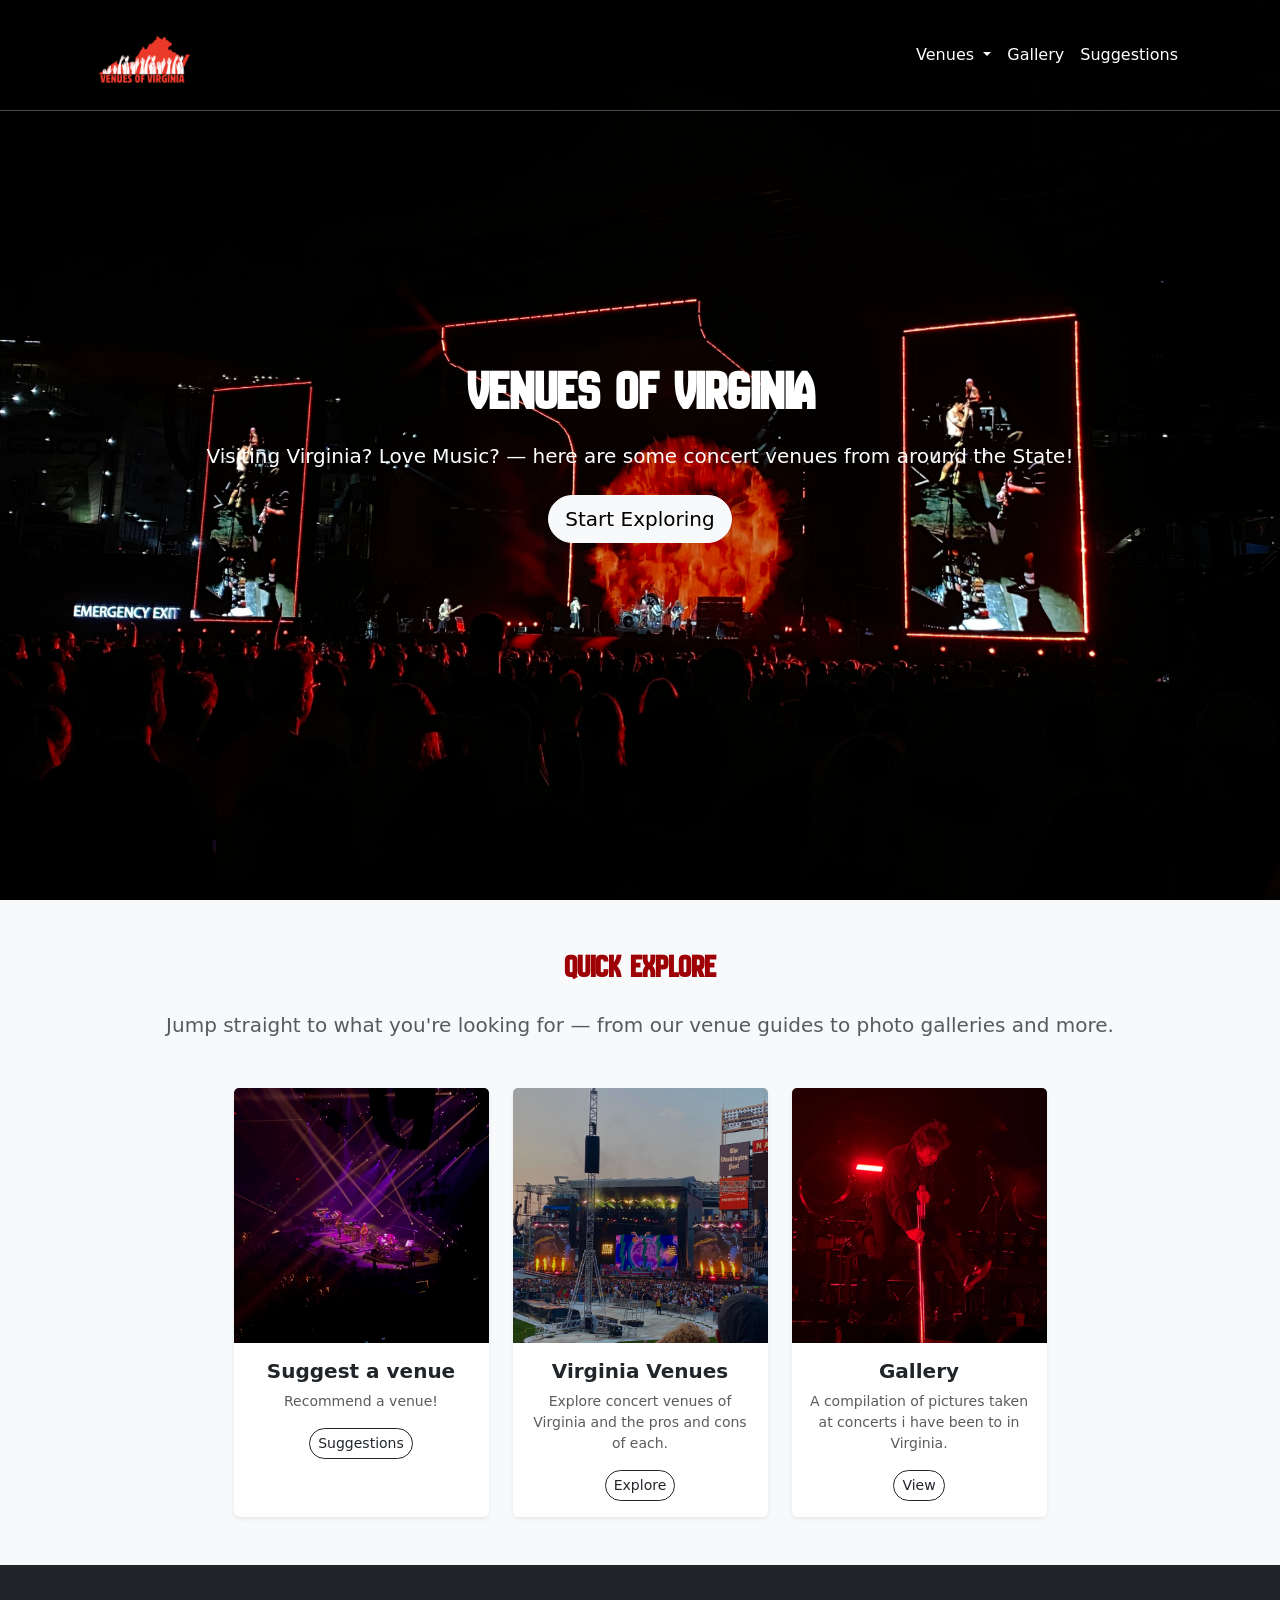
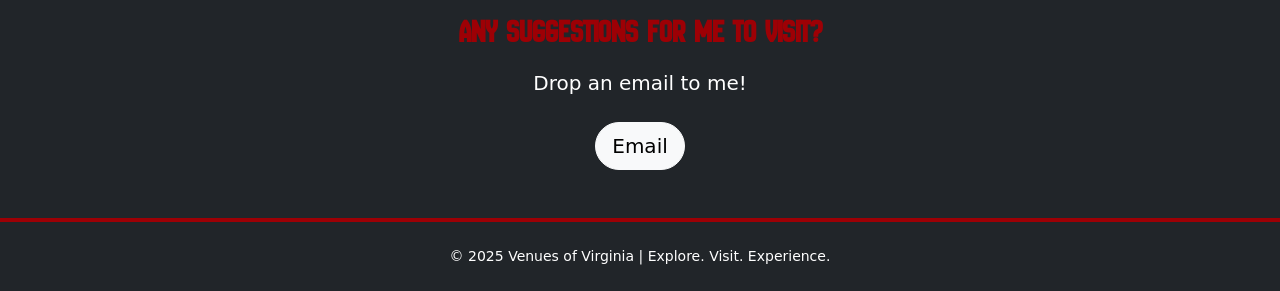
<file: index.html>
<!doctype html>
<html lang="en">
  <head>
    <meta charset="utf-8">
    <meta name="viewport" content="width=device-width, initial-scale=1">
    <meta name="description" content="Find the best concert venues in Virginia!">
    <meta name="author" content="Venues of Virginia">
    <title>Venues of Virginia</title>
    <link rel="icon" type="image/x-icon" href="va.png">

   <!-- Bootstrap v5.3.7 -->
   <!-- LOAD BOOTSTRAP CSS - DO NOT DELETE -->
    <link href="https://cdn.jsdelivr.net/npm/bootstrap@5.3.7/dist/css/bootstrap.min.css" rel="stylesheet" integrity="sha384-LN+7fdVzj6u52u30Kp6M/trliBMCMKTyK833zpbD+pXdCLuTusPj697FH4R/5mcr" crossorigin="anonymous">        
   <!-- END LOADING BOOTSTRAP CSS -->
    
    <link href="style.css" rel="stylesheet">

    <!-- GOOGLE FONTS -->
    <link rel="preconnect" href="https://fonts.googleapis.com">
    <link rel="preconnect" href="https://fonts.gstatic.com" crossorigin>
    <link href="https://fonts.googleapis.com/css2?family=Alfa+Slab+One&family=Audiowide&family=Meow+Script&family=New+Amsterdam&display=swap" rel="stylesheet">
  </head>



  <body id="page-top">
    <!-- Navigation -->
<nav class="navbar navbar-expand-lg navbar-dark" id="mainNav">
  <div class="container px-4">

    <!-- Logo  -->
    <a class="navbar-brand d-flex align-items-center" href="index.html">
      <img src="va.png" alt="Venues of Virginia logo">
    </a>

    <!-- Mobile toggle -->
    <button class="navbar-toggler" type="button" data-bs-toggle="collapse"
      data-bs-target="#navbarResponsive" aria-controls="navbarResponsive"
      aria-expanded="false" aria-label="Toggle navigation">
      <span class="navbar-toggler-icon"></span>
    </button>

    <!-- Nav Items  -->
    <div class="collapse navbar-collapse" id="navbarResponsive">
      <ul class="navbar-nav ms-auto mb-2 mb-lg-0">

        <!-- Dropdown -->
        <li class="nav-item dropdown">
          <a class="nav-link dropdown-toggle"
             href="#"
             id="venuesDropdown"
             role="button"
             data-bs-toggle="dropdown"
             aria-expanded="false">
            Venues
          </a>
          <ul class="dropdown-menu" aria-labelledby="venuesDropdown">
            <li><a class="dropdown-item" href="venues.html">Overview</a></li>
            <li><a class="dropdown-item" href="jefferson.html">The Jefferson, Charlottesville</a></li>
            <li><a class="dropdown-item" href="nats.html">The Nats Stadium, Washington D.C.</a></li>
            <li><a class="dropdown-item" href="allianz.html">The Allianz Amphitheater, Richmond</a></li>
            <li><a class="dropdown-item" href="veterans.html">Veterans United, Virginia Beach</a></li>
            <li><a class="dropdown-item" href="hampton.html">Hampton Coliseum, Hampton</a></li>
            <li><a class="dropdown-item" href="anthem.html">The Anthem, Washington D.C.</a></li>
          </ul>
        </li>

        <li class="nav-item">
          <a class="nav-link" href="gallery.html">Gallery</a>
        </li>

        <li class="nav-item">
          <a class="nav-link" href="suggestions.html">Suggestions</a>
        </li>

      </ul>
    </div>

  </div>
</nav>


 <!-- Hero Header -->
    <header class="text-white d-flex align-items-center" 
    style="background: url('header.jpeg') center/cover no-repeat; min-height: 100vh;">
        <div class="container text-center">
        <h1 class="fw-bold display-4 mb-3">Venues of Virginia</h1>
       <p class="lead mb-4">Visiting Virginia? Love Music? — here are some concert venues from around the State!</p>
    <a class="btn btn-lg btn-light rounded-pill" href="#quicklinks">Start Exploring</a>
  </div>
</header>

<!-- Quick Explore Section -->
<section id="quicklinks" class="py-5 bg-light">
  <div class="container px-4 text-center">
    <h2 class="fw-bold mb-4">Quick Explore</h2>
    <p class="lead text-muted mb-5">
      Jump straight to what you're looking for — from our venue guides to photo galleries and more.
    </p>

    <div class="row g-4 justify-content-center">
      <!-- Suggestions -->
      <div class="col-6 col-md-4 col-lg-3">
        <div class="card h-100 border-0 shadow-sm">
          <img src="aboutcard.jpeg" class="card-img-top" alt="About Venues of Virginia">
          <div class="card-body">
            <h5 class="card-title fw-bold">Suggest a venue</h5>
            <p class="card-text small text-muted">
              Recommend a venue!
            </p>
            <a href="suggestions.html" class="btn btn-outline-dark btn-sm rounded-pill">Suggestions</a>
          </div>
        </div>
      </div>

      <!-- Venues -->
      <div class="col-6 col-md-4 col-lg-3">
        <div class="card h-100 border-0 shadow-sm">
          <img src="venuecard.jpeg" class="card-img-top" alt="Virginia Venues">
          <div class="card-body">
            <h5 class="card-title fw-bold">Virginia Venues</h5>
            <p class="card-text small text-muted">
              Explore concert venues of Virginia and the pros and cons of each.
            </p>
            <a href="venues.html" class="btn btn-outline-dark btn-sm rounded-pill">Explore</a>
          </div>
        </div>
      </div>

      <!-- Gallery -->
      <div class="col-6 col-md-4 col-lg-3">
        <div class="card h-100 border-0 shadow-sm">
          <img src="gallerycard.jpeg" class="card-img-top" alt="Venues gallery">
          <div class="card-body">
            <h5 class="card-title fw-bold">Gallery</h5>
            <p class="card-text small text-muted">
              A compilation of pictures taken at concerts i have been to in Virginia.
            </p>
            <a href="gallery.html" class="btn btn-outline-dark btn-sm rounded-pill">View</a>
          </div>
        </div>
      </div>
    </div>
  </div>
</section>

 <!-- Call-to-Action Section -->
    <section class="bg-dark text-white py-5 text-center">
      <div class="container px-4">
        <h2 class="fw-bold mb-3">Any suggestions for me to visit?</h2>
        <p class="lead mb-4">Drop an email to me!</p>
        <a href="contact.html" class="btn btn-light btn-lg rounded-pill">Email</a>
      </div>
    </section>

    <!-- Footer -->
    <footer class="py-4 bg-dark">
      <div class="container text-center text-white small">
        <p class="m-0">&copy; 2025 Venues of Virginia | Explore. Visit. Experience.</p>
      </div>
    </footer>


<!-- LOAD BOOTSTRAP 5.3.7 JAVASCRIPT - DO NOT DELETE -->
<script src="https://cdn.jsdelivr.net/npm/bootstrap@5.3.7/dist/js/bootstrap.bundle.min.js" integrity="sha384-ndDqU0Gzau9qJ1lfW4pNLlhNTkCfHzAVBReH9diLvGRem5+R9g2FzA8ZGN954O5Q" crossorigin="anonymous"></script>

<script src="https://cdn.jsdelivr.net/npm/bootstrap@5.3.7/dist/js/bootstrap.bundle.min.js"
integrity="sha384-ndDqU0Gzau9qJ1lfW4pNLlhNTkCfHzAVBReH9diLvGRem5+R9g2FzA8ZGN954O5Q"
crossorigin="anonymous"></script>


<!-- END LOADING BOOTSTRAP JAVASCRIPT -->
      
  </body>
</html>
</file>
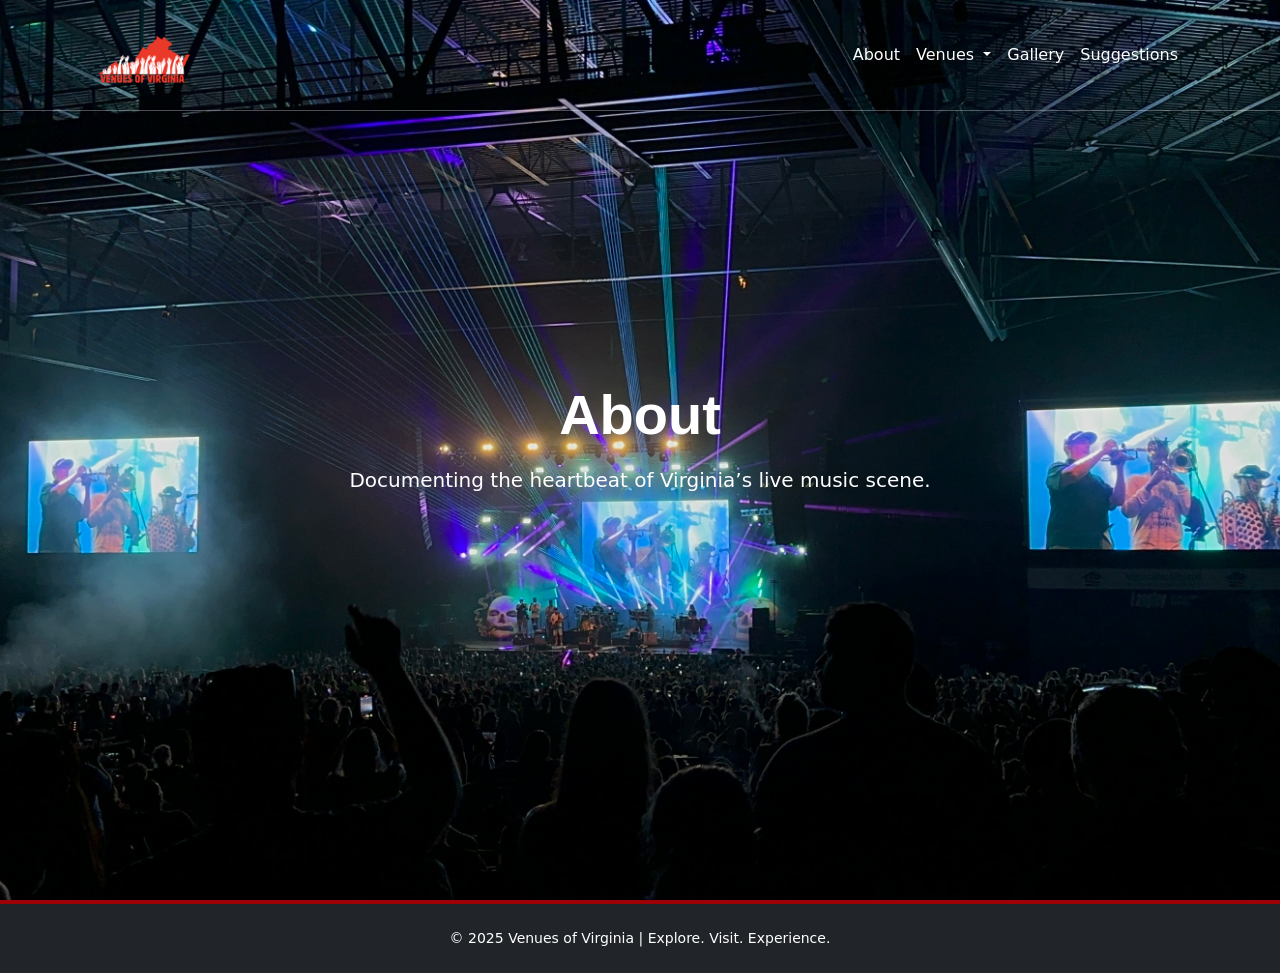
<file: about.html>
<!doctype html>
<html lang="en">
  <head>
    <meta charset="utf-8">
    <meta name="viewport" content="width=device-width, initial-scale=1">
    <meta name="description" content="Find the best concert venues in Virginia!">
    <meta name="author" content="Venues of Virginia">
    <title>About</title>
    <link rel="icon" type="image/x-icon" href="va.png" />

   <!-- Bootstrap v5.3.7 -->
   <!-- LOAD BOOTSTRAP CSS - DO NOT DELETE -->
    <link href="https://cdn.jsdelivr.net/npm/bootstrap@5.3.7/dist/css/bootstrap.min.css" rel="stylesheet" integrity="sha384-LN+7fdVzj6u52u30Kp6M/trliBMCMKTyK833zpbD+pXdCLuTusPj697FH4R/5mcr" crossorigin="anonymous">        
   <!-- END LOADING BOOTSTRAP CSS -->
    
   <!-- Custom styles - add your own CSS to this stylesheet -->
    <link href="style.css" rel="stylesheet">

    <!-- GOOGLE FONTS -->
    <link rel="preconnect" href="https://fonts.googleapis.com">
    <link rel="preconnect" href="https://fonts.gstatic.com" crossorigin>
    <link href="https://fonts.googleapis.com/css2?family=Alfa+Slab+One&family=Audiowide&family=Meow+Script&display=swap" rel="stylesheet">
  </head>



  <body id="page-top">
    <!-- Navigation -->
<nav class="navbar navbar-expand-lg navbar-dark" id="mainNav">
      <div class="container px-4">
        <a class="navbar-brand d-flex align-items-center" href="index.html">
        <img src="va.png" alt="Venues of Virginia logo">
        </a>

        <button class="navbar-toggler" type="button" data-bs-toggle="collapse"
          data-bs-target="#navbarResponsive" aria-controls="navbarResponsive"
          aria-expanded="false" aria-label="Toggle navigation">
          <span class="navbar-toggler-icon"></span>
        </button>

         <div class="collapse navbar-collapse" id="navbarResponsive">
          <ul class="navbar-nav ms-auto">
            <li class="nav-item"><a class="nav-link" href="about.html">About</a></li>
           <!-- VENUES DROPDOWN -->
            <li class="nav-item dropdown">
            <a
              class="nav-link dropdown-toggle"
              href="venues.html"
              id="venuesDropdown"
              role="button"
              data-bs-toggle="dropdown"
              aria-expanded="false"
            >
              Venues
            </a>

            <ul class="dropdown-menu" aria-labelledby="venuesDropdown">
              <li><a class="dropdown-item" href="venues.html">Overview</a></li>
              <li><a class="dropdown-item" href="jefferson.html">The Jefferson, Charlottesville</a></li>
              <li><a class="dropdown-item" href="nats.html">The Nats Stadium, Washington D.C.</a></li>
              <li><a class="dropdown-item" href="allianz.html">The Allianz Amphitheater, Richmond</a></li>
              <li><a class="dropdown-item" href="veterans.html">Veterans United, Virginia Beach</a></li>
              <li><a class="dropdown-item" href="hampton.html">Hampton Coliseum, Hampton</a></li>
              <li><a class="dropdown-item" href="anthem.html">The Anthem, Washington D.C.</a></li>
            </ul>
          </li>

            <li class="nav-item"><a class="nav-link" href="gallery.html">Gallery</a></li>
            <li class="nav-item"><a class="nav-link" href="suggestions.html">Suggestions</a></li>

          </ul>
        </div>
      </div>
    </nav>

 <!-- Hero Header -->
    <header class="text-white d-flex align-items-center" 
    style="background: url('aboutheader.jpg') center/cover no-repeat; min-height: 100vh;">
        <div class="container text-center">
        <h1 class="fw-bold display-4 mb-3">About</h1>
       <p class="lead mb-4">Documenting the heartbeat of Virginia’s live music scene.</p>
  </div>
</header>

 <!-- Footer -->
    <footer class="py-4 bg-dark">
      <div class="container text-center text-white small">
        <p class="m-0">&copy; 2025 Venues of Virginia | Explore. Visit. Experience.</p>
      </div>
    </footer>

<!-- LOAD BOOTSTRAP 5.3.7 JAVASCRIPT - DO NOT DELETE -->
<script src="https://cdn.jsdelivr.net/npm/bootstrap@5.3.7/dist/js/bootstrap.bundle.min.js" integrity="sha384-ndDqU0Gzau9qJ1lfW4pNLlhNTkCfHzAVBReH9diLvGRem5+R9g2FzA8ZGN954O5Q" crossorigin="anonymous"></script>

<script src="https://cdn.jsdelivr.net/npm/bootstrap@5.3.7/dist/js/bootstrap.bundle.min.js"
integrity="sha384-ndDqU0Gzau9qJ1lfW4pNLlhNTkCfHzAVBReH9diLvGRem5+R9g2FzA8ZGN954O5Q"
crossorigin="anonymous"></script>


<!-- END LOADING BOOTSTRAP JAVASCRIPT -->
</file>
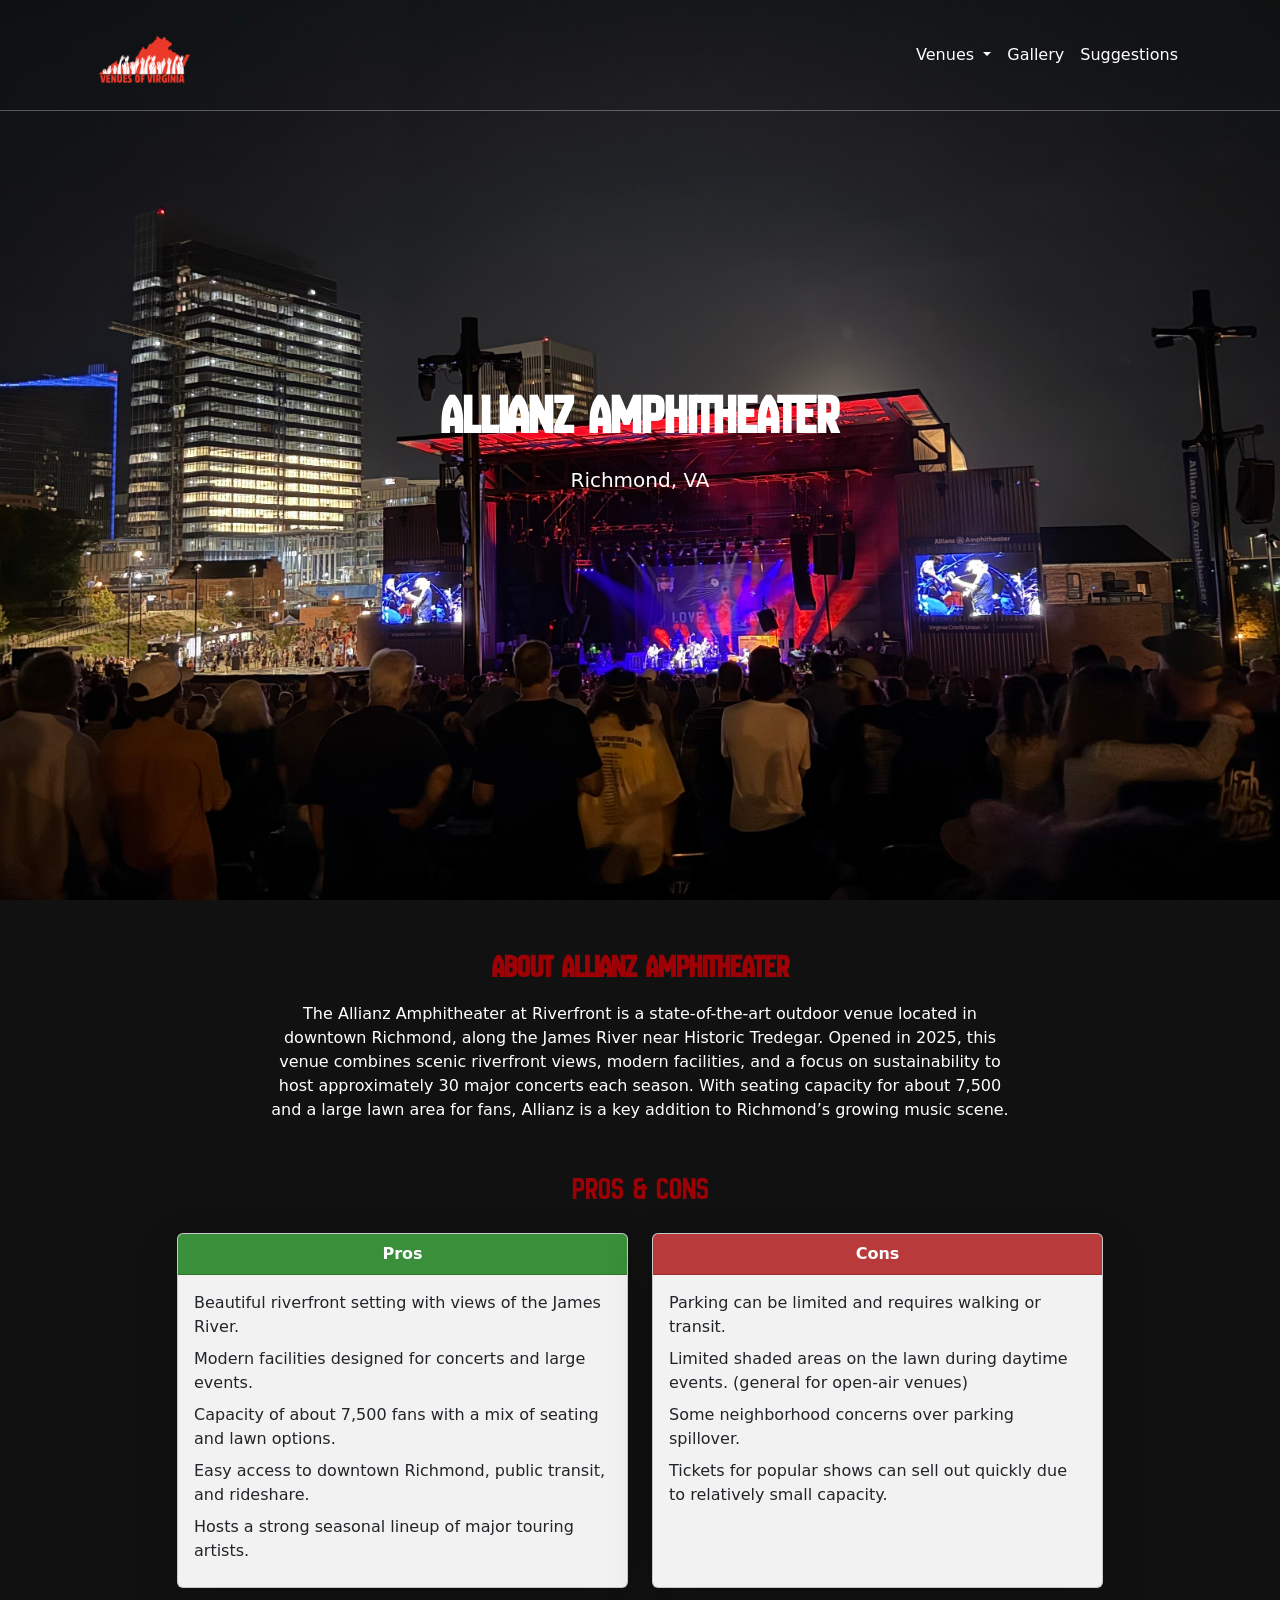
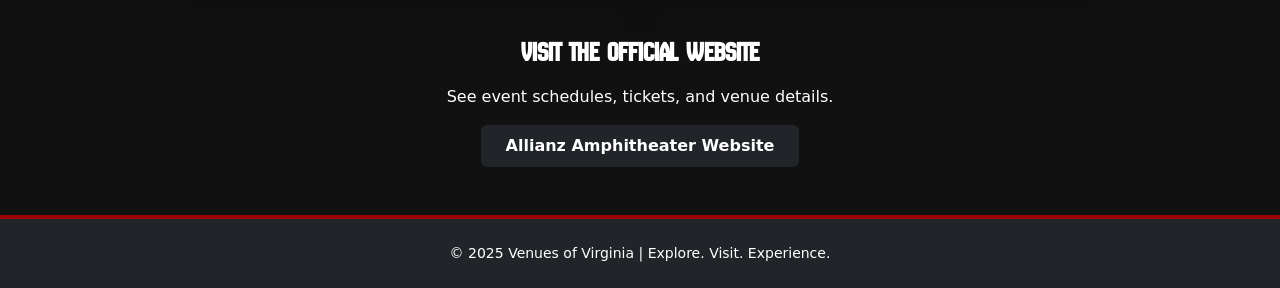
<file: allianz.html>
<!doctype html>
<html lang="en">
  <head>
    <meta charset="utf-8">
    <meta name="viewport" content="width=device-width, initial-scale=1">
    <meta name="description" content="Find the best concert venues in Virginia!">
    <meta name="author" content="Venues of Virginia">
    <title>Venues</title>
    <link rel="icon" type="image/x-icon" href="va.png">

   <!-- Bootstrap v5.3.7 -->
   <!-- LOAD BOOTSTRAP CSS - DO NOT DELETE -->
    <link href="https://cdn.jsdelivr.net/npm/bootstrap@5.3.7/dist/css/bootstrap.min.css" rel="stylesheet" integrity="sha384-LN+7fdVzj6u52u30Kp6M/trliBMCMKTyK833zpbD+pXdCLuTusPj697FH4R/5mcr" crossorigin="anonymous">        
   <!-- END LOADING BOOTSTRAP CSS -->
    
    <link href="style.css" rel="stylesheet">

    <!-- GOOGLE FONTS -->
    <link rel="preconnect" href="https://fonts.googleapis.com">
    <link rel="preconnect" href="https://fonts.gstatic.com" crossorigin>
    <link href="https://fonts.googleapis.com/css2?family=Alfa+Slab+One&family=Audiowide&family=Meow+Script&family=New+Amsterdam&display=swap" rel="stylesheet">
  </head>



  <body id="page-top">
    <!-- Navigation -->
<nav class="navbar navbar-expand-lg navbar-dark" id="mainNav">
  <div class="container px-4">

    <!-- Logo  -->
    <a class="navbar-brand d-flex align-items-center" href="index.html">
      <img src="va.png" alt="Venues of Virginia logo">
    </a>

    <!-- Mobile toggle -->
    <button class="navbar-toggler" type="button" data-bs-toggle="collapse"
      data-bs-target="#navbarResponsive" aria-controls="navbarResponsive"
      aria-expanded="false" aria-label="Toggle navigation">
      <span class="navbar-toggler-icon"></span>
    </button>

    <!-- Nav Items  -->
    <div class="collapse navbar-collapse" id="navbarResponsive">
      <ul class="navbar-nav ms-auto mb-2 mb-lg-0">

        <!-- Dropdown -->
        <li class="nav-item dropdown">
          <a class="nav-link dropdown-toggle"
             href="#"
             id="venuesDropdown"
             role="button"
             data-bs-toggle="dropdown"
             aria-expanded="false">
            Venues
          </a>
          <ul class="dropdown-menu" aria-labelledby="venuesDropdown">
            <li><a class="dropdown-item" href="venues.html">Overview</a></li>
            <li><a class="dropdown-item" href="jefferson.html">The Jefferson, Charlottesville</a></li>
            <li><a class="dropdown-item" href="nats.html">The Nats Stadium, Washington D.C.</a></li>
            <li><a class="dropdown-item" href="allianz.html">The Allianz Amphitheater, Richmond</a></li>
            <li><a class="dropdown-item" href="veterans.html">Veterans United, Virginia Beach</a></li>
            <li><a class="dropdown-item" href="hampton.html">Hampton Coliseum, Hampton</a></li>
            <li><a class="dropdown-item" href="anthem.html">The Anthem, Washington D.C.</a></li>
          </ul>
        </li>

        <li class="nav-item">
          <a class="nav-link" href="gallery.html">Gallery</a>
        </li>

        <li class="nav-item">
          <a class="nav-link" href="suggestions.html">Suggestions</a>
        </li>

      </ul>
    </div>

  </div>
</nav>

<!-- Hero Header -->
<header class="allianz-hero text-white d-flex align-items-center">
    <div class="container text-center">
        <h1 class="fw-bold display-4 mb-3">Allianz Amphitheater</h1>
        <p class="lead mb-4">Richmond, VA</p>
    </div>
</header>

<!-- Main Content -->
<main class="container my-5">

    <!-- About Section -->
    <section class="mb-5">
        <h2 class="fw-bold mb-3 text-center">About Allianz Amphitheater</h2>
        <p class="text-center mx-auto about-allianz-text">
            The Allianz Amphitheater at Riverfront is a state-of-the-art outdoor venue located in 
            downtown Richmond, along the James River near Historic Tredegar. Opened in 2025, this 
            venue combines scenic riverfront views, modern facilities, and a focus on sustainability 
            to host approximately 30 major concerts each season. With seating capacity for about 
            7,500 and a large lawn area for fans, Allianz is a key addition to Richmond’s growing 
            music scene. 
        </p>
    </section>

    <!-- Pros & Cons Section -->
    <section class="my-5">
       <h2 class="text-center mb-4">Pros & Cons</h2>
        <div class="row justify-content-center g-4">

            <!-- Pros Card -->
            <div class="col-md-5">
                <div class="card shadow-lg h-100 pros-cons-card">
                    <div class="card-header pros-header text-white fw-bold text-center">
                        Pros
                    </div>
                    <div class="card-body">
                        <ul class="list-unstyled mb-0">
                            <li class="mb-2">Beautiful riverfront setting with views of the James River. </li>
                            <li class="mb-2">Modern facilities designed for concerts and large events. </li>
                            <li class="mb-2">Capacity of about 7,500 fans with a mix of seating and lawn options. </li>
                            <li class="mb-2">Easy access to downtown Richmond, public transit, and rideshare. </li>
                            <li class="mb-2">Hosts a strong seasonal lineup of major touring artists. </li>
                        </ul>
                    </div>
                </div>
            </div>

            <!-- Cons Card -->
            <div class="col-md-5">
                <div class="card shadow-lg h-100 pros-cons-card">
                    <div class="card-header cons-header text-white fw-bold text-center">
                        Cons
                    </div>
                    <div class="card-body">
                        <ul class="list-unstyled mb-0">
                            <li class="mb-2">Parking can be limited and requires walking or transit. </li>
                            <li class="mb-2">Limited shaded areas on the lawn during daytime events. (general for open-air venues)</li>
                            <li class="mb-2">Some neighborhood concerns over parking spillover. </li>
                            <li class="mb-2">Tickets for popular shows can sell out quickly due to relatively small capacity.</li>
                        </ul>
                    </div>
                </div>
            </div>

        </div>
    </section>

    <!-- Visit Official Website -->
    <section class="text-center mt-5">
        <h3 class="fw-bold mb-3">Visit the Official Website</h3>
        <p class="mb-3">See event schedules, tickets, and venue details.</p>
        <a href="https://www.allianzamphitheater.com/" 
           target="_blank" 
           class="btn btn-dark px-4 py-2 fw-bold">
            Allianz Amphitheater Website
        </a>
    </section>

</main>




<!-- Footer -->
    <footer class="py-4 bg-dark">
      <div class="container text-center text-white small">
        <p class="m-0">&copy; 2025 Venues of Virginia | Explore. Visit. Experience.</p>
      </div>
    </footer>
</file>
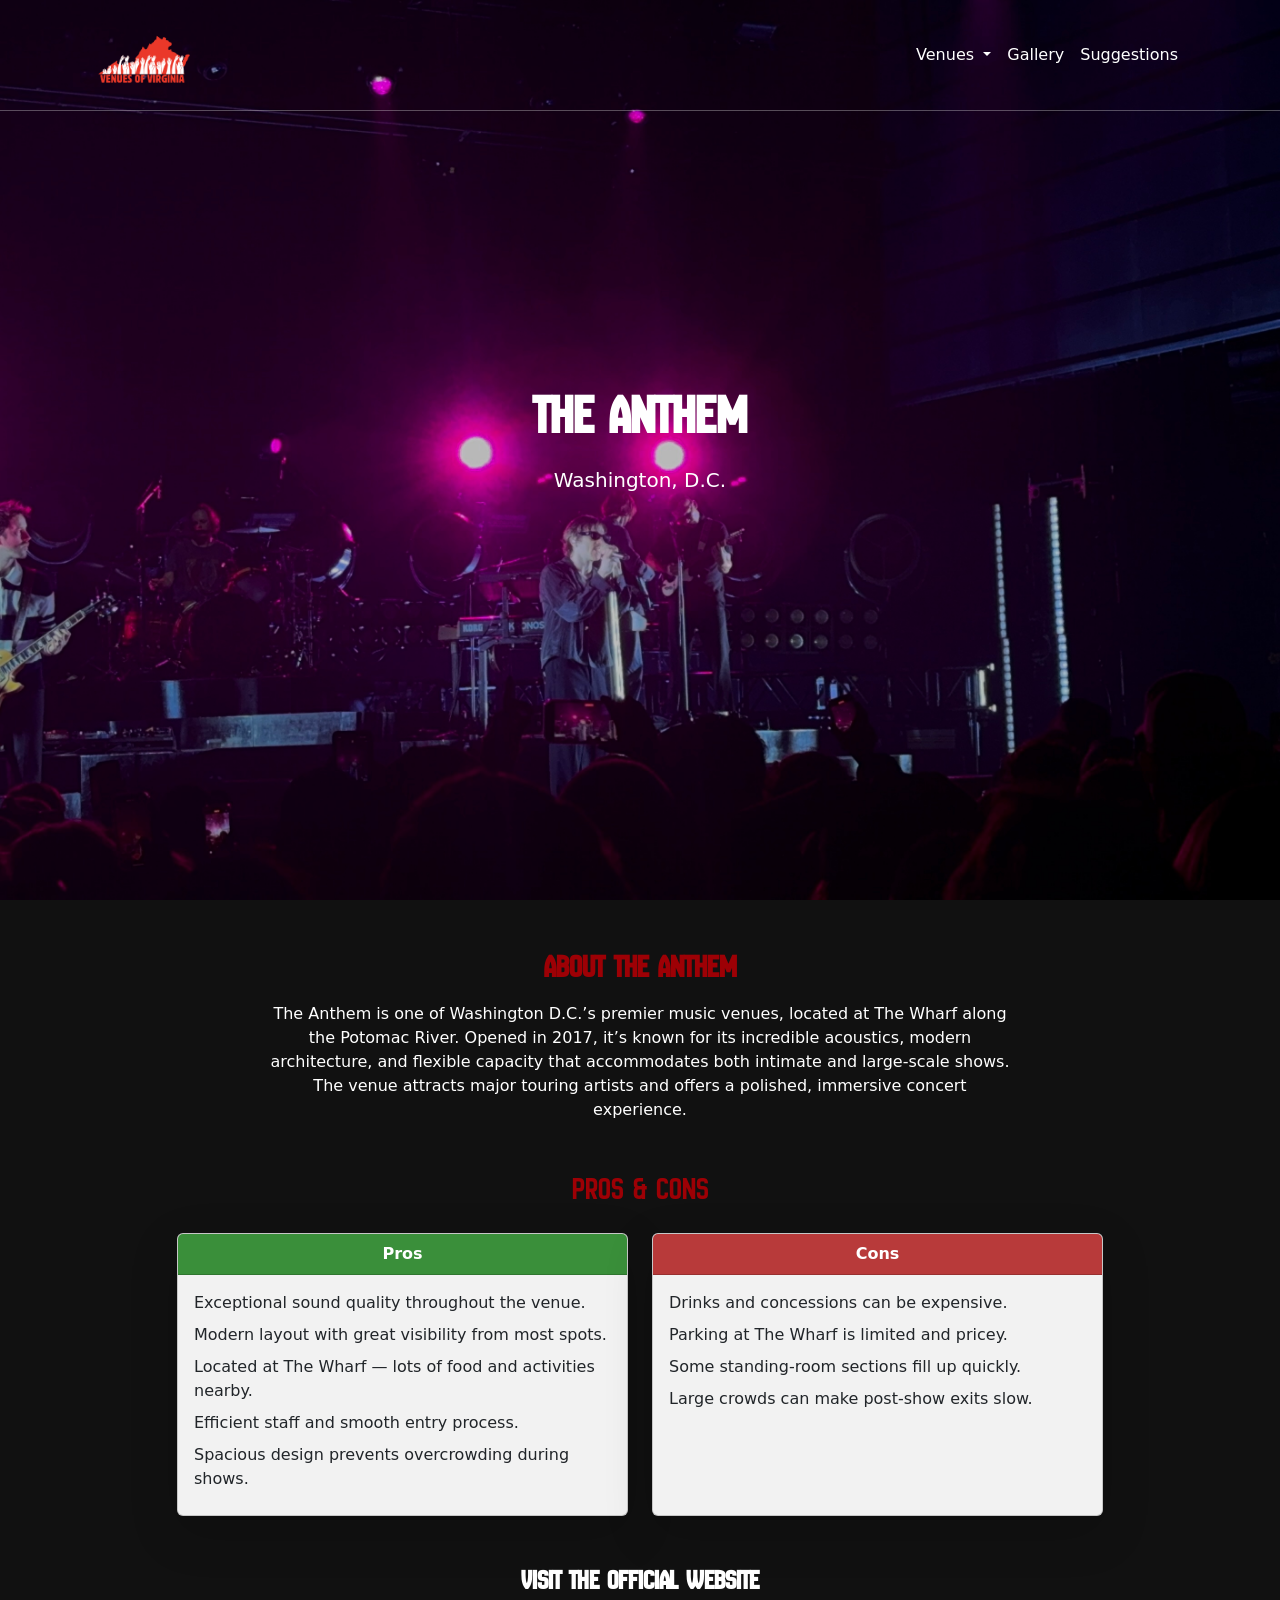
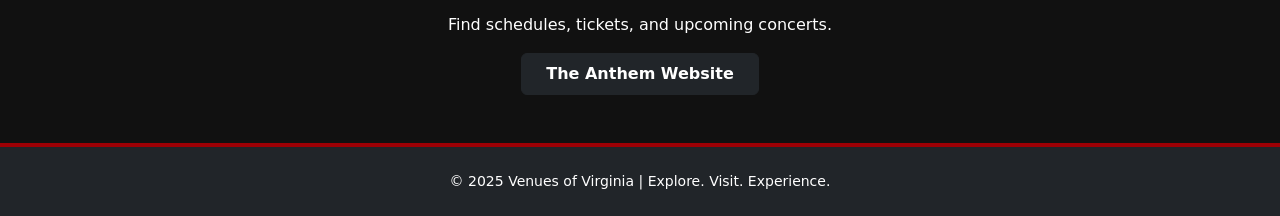
<file: anthem.html>
<!doctype html>
<html lang="en">
  <head>
    <meta charset="utf-8">
    <meta name="viewport" content="width=device-width, initial-scale=1">
    <meta name="description" content="Find the best concert venues in Virginia!">
    <meta name="author" content="Venues of Virginia">
    <title>Venues</title>
    <link rel="icon" type="image/x-icon" href="va.png">

   <!-- Bootstrap v5.3.7 -->
   <!-- LOAD BOOTSTRAP CSS - DO NOT DELETE -->
    <link href="https://cdn.jsdelivr.net/npm/bootstrap@5.3.7/dist/css/bootstrap.min.css" rel="stylesheet" integrity="sha384-LN+7fdVzj6u52u30Kp6M/trliBMCMKTyK833zpbD+pXdCLuTusPj697FH4R/5mcr" crossorigin="anonymous">        
   <!-- END LOADING BOOTSTRAP CSS -->
    
    <link href="style.css" rel="stylesheet">

    <!-- GOOGLE FONTS -->
    <link rel="preconnect" href="https://fonts.googleapis.com">
    <link rel="preconnect" href="https://fonts.gstatic.com" crossorigin>
    <link href="https://fonts.googleapis.com/css2?family=Alfa+Slab+One&family=Audiowide&family=Meow+Script&family=New+Amsterdam&display=swap" rel="stylesheet">
  </head>



  <body id="page-top">
    <!-- Navigation -->
<nav class="navbar navbar-expand-lg navbar-dark" id="mainNav">
  <div class="container px-4">

    <!-- Logo  -->
    <a class="navbar-brand d-flex align-items-center" href="index.html">
      <img src="va.png" alt="Venues of Virginia logo">
    </a>

    <!-- Mobile toggle -->
    <button class="navbar-toggler" type="button" data-bs-toggle="collapse"
      data-bs-target="#navbarResponsive" aria-controls="navbarResponsive"
      aria-expanded="false" aria-label="Toggle navigation">
      <span class="navbar-toggler-icon"></span>
    </button>

    <!-- Nav Items  -->
    <div class="collapse navbar-collapse" id="navbarResponsive">
      <ul class="navbar-nav ms-auto mb-2 mb-lg-0">

        <!-- Dropdown -->
        <li class="nav-item dropdown">
          <a class="nav-link dropdown-toggle"
             href="#"
             id="venuesDropdown"
             role="button"
             data-bs-toggle="dropdown"
             aria-expanded="false">
            Venues
          </a>
          <ul class="dropdown-menu" aria-labelledby="venuesDropdown">
            <li><a class="dropdown-item" href="venues.html">Overview</a></li>
            <li><a class="dropdown-item" href="jefferson.html">The Jefferson, Charlottesville</a></li>
            <li><a class="dropdown-item" href="nats.html">The Nats Stadium, Washington D.C.</a></li>
            <li><a class="dropdown-item" href="allianz.html">The Allianz Amphitheater, Richmond</a></li>
            <li><a class="dropdown-item" href="veterans.html">Veterans United, Virginia Beach</a></li>
            <li><a class="dropdown-item" href="hampton.html">Hampton Coliseum, Hampton</a></li>
            <li><a class="dropdown-item" href="anthem.html">The Anthem, Washington D.C.</a></li>
          </ul>
        </li>

        <li class="nav-item">
          <a class="nav-link" href="gallery.html">Gallery</a>
        </li>

        <li class="nav-item">
          <a class="nav-link" href="suggestions.html">Suggestions</a>
        </li>

      </ul>
    </div>

  </div>
</nav>

<!-- Hero Header -->
<header class="anthem-hero text-white d-flex align-items-center">
    <div class="container text-center">
        <h1 class="fw-bold display-4 mb-3">The Anthem</h1>
        <p class="lead mb-4">Washington, D.C.</p>
    </div>
</header>

<!-- Main Content -->
<main class="container my-5">

    <!-- About Section -->
    <section class="mb-5">
        <h2 class="fw-bold mb-3 text-center">About The Anthem</h2>
        <p class="text-center mx-auto anthem-about-text">
            The Anthem is one of Washington D.C.’s premier music venues, located at The Wharf along the
            Potomac River. Opened in 2017, it’s known for its incredible acoustics, modern architecture,
            and flexible capacity that accommodates both intimate and large-scale shows. The venue attracts
            major touring artists and offers a polished, immersive concert experience.
        </p>
    </section>

    <!-- Pros & Cons Section -->
    <section class="my-5">
        <h2 class="text-center mb-4">Pros & Cons</h2>
        <div class="row justify-content-center g-4">

            <!-- Pros Card -->
            <div class="col-md-5">
                <div class="card shadow-lg h-100 pros-cons-card">
                    <div class="card-header pros-header text-white fw-bold text-center">
                        Pros
                    </div>
                    <div class="card-body">
                        <ul class="list-unstyled mb-0">
                            <li class="mb-2">Exceptional sound quality throughout the venue.</li>
                            <li class="mb-2">Modern layout with great visibility from most spots.</li>
                            <li class="mb-2">Located at The Wharf — lots of food and activities nearby.</li>
                            <li class="mb-2">Efficient staff and smooth entry process.</li>
                            <li class="mb-2">Spacious design prevents overcrowding during shows.</li>
                        </ul>
                    </div>
                </div>
            </div>

            <!-- Cons Card -->
            <div class="col-md-5">
                <div class="card shadow-lg h-100 pros-cons-card">
                    <div class="card-header cons-header text-white fw-bold text-center">
                        Cons
                    </div>
                    <div class="card-body">
                        <ul class="list-unstyled mb-0">
                            <li class="mb-2">Drinks and concessions can be expensive.</li>
                            <li class="mb-2">Parking at The Wharf is limited and pricey.</li>
                            <li class="mb-2">Some standing-room sections fill up quickly.</li>
                            <li class="mb-2">Large crowds can make post-show exits slow.</li>
                        </ul>
                    </div>
                </div>
            </div>

        </div>
    </section>

    <!-- Visit Official Website -->
    <section class="text-center mt-5">
        <h3 class="fw-bold mb-3">Visit the Official Website</h3>
        <p class="mb-3">Find schedules, tickets, and upcoming concerts.</p>
        <a href="https://www.theanthemdc.com/" 
           target="_blank" 
           class="btn btn-dark px-4 py-2 fw-bold">
            The Anthem Website
        </a>
    </section>

</main>



<!-- Footer -->
    <footer class="py-4 bg-dark">
      <div class="container text-center text-white small">
        <p class="m-0">&copy; 2025 Venues of Virginia | Explore. Visit. Experience.</p>
      </div>
    </footer>
</file>
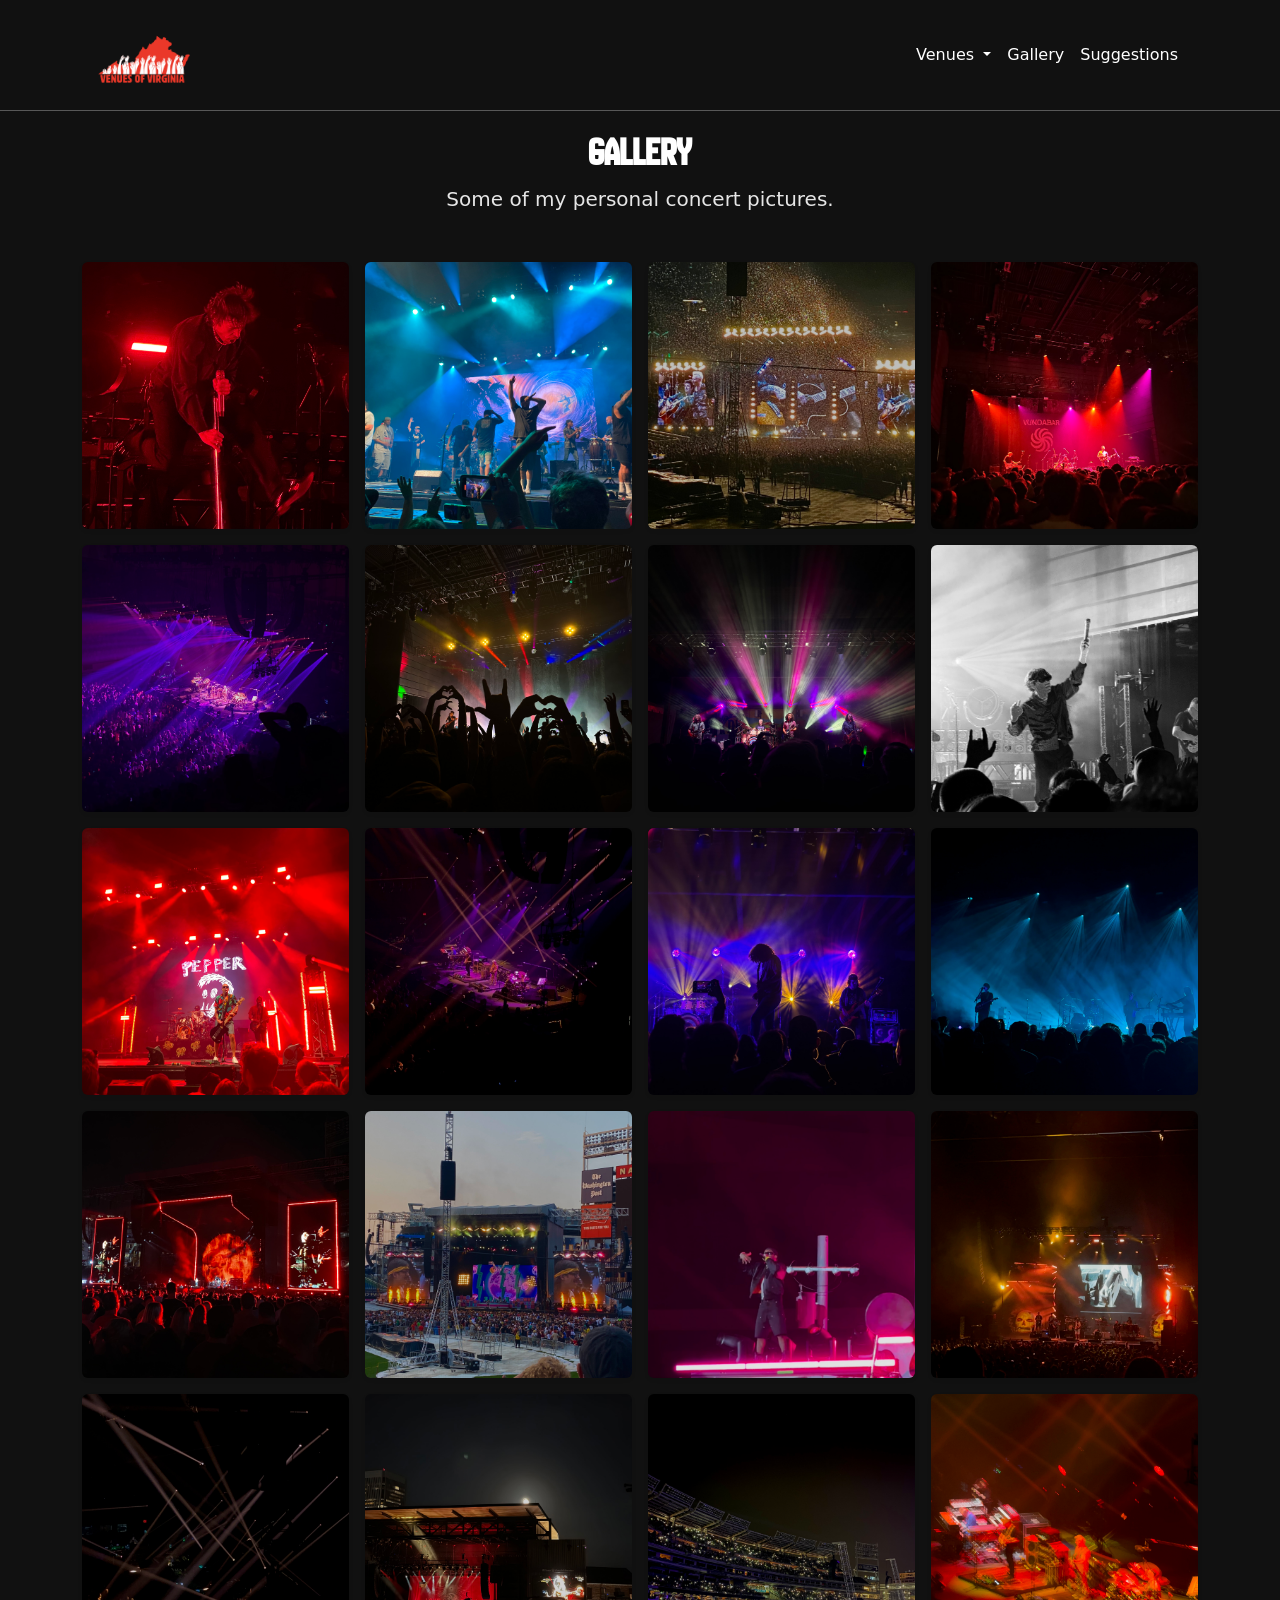
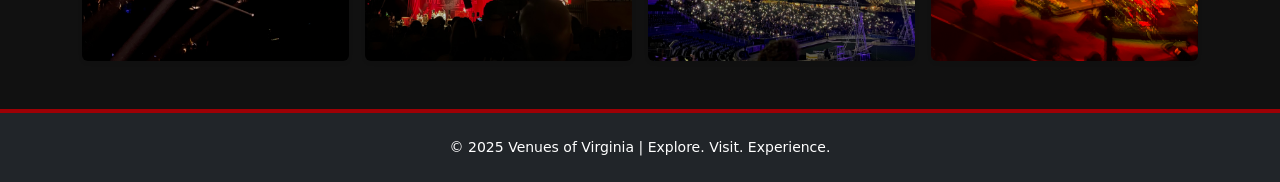
<file: gallery.html>
<!doctype html>
<html lang="en">
  <head>
    <meta charset="utf-8">
    <meta name="viewport" content="width=device-width, initial-scale=1">
    <meta name="description" content="Find the best concert venues in Virginia!">
    <meta name="author" content="Venues of Virginia">
    <title>Gallery</title>
    <link rel="icon" type="image/x-icon" href="va.png">

   <!-- Bootstrap v5.3.7 -->
   <!-- LOAD BOOTSTRAP CSS - DO NOT DELETE -->
    <link href="https://cdn.jsdelivr.net/npm/bootstrap@5.3.7/dist/css/bootstrap.min.css" rel="stylesheet" integrity="sha384-LN+7fdVzj6u52u30Kp6M/trliBMCMKTyK833zpbD+pXdCLuTusPj697FH4R/5mcr" crossorigin="anonymous">        
   <!-- END LOADING BOOTSTRAP CSS -->
    
    <link href="style.css" rel="stylesheet">

    <!-- GOOGLE FONTS -->
    <link rel="preconnect" href="https://fonts.googleapis.com">
    <link rel="preconnect" href="https://fonts.gstatic.com" crossorigin>
    <link href="https://fonts.googleapis.com/css2?family=Alfa+Slab+One&family=Audiowide&family=Meow+Script&family=New+Amsterdam&display=swap" rel="stylesheet">
  </head>



  <body id="page-top">
    <!-- Navigation -->
<nav class="navbar navbar-expand-lg navbar-dark" id="mainNav">
  <div class="container px-4">

    <!-- Logo  -->
    <a class="navbar-brand d-flex align-items-center" href="index.html">
      <img src="va.png" alt="Venues of Virginia logo">
    </a>

    <!-- Mobile toggle -->
    <button class="navbar-toggler" type="button" data-bs-toggle="collapse"
      data-bs-target="#navbarResponsive" aria-controls="navbarResponsive"
      aria-expanded="false" aria-label="Toggle navigation">
      <span class="navbar-toggler-icon"></span>
    </button>

    <!-- Nav Items  -->
    <div class="collapse navbar-collapse" id="navbarResponsive">
      <ul class="navbar-nav ms-auto mb-2 mb-lg-0">

        <!-- Dropdown -->
        <li class="nav-item dropdown">
          <a class="nav-link dropdown-toggle"
             href="#"
             id="venuesDropdown"
             role="button"
             data-bs-toggle="dropdown"
             aria-expanded="false">
            Venues
          </a>
          <ul class="dropdown-menu" aria-labelledby="venuesDropdown">
            <li><a class="dropdown-item" href="venues.html">Overview</a></li>
            <li><a class="dropdown-item" href="jefferson.html">The Jefferson, Charlottesville</a></li>
            <li><a class="dropdown-item" href="nats.html">The Nats Stadium, Washington D.C.</a></li>
            <li><a class="dropdown-item" href="allianz.html">The Allianz Amphitheater, Richmond</a></li>
            <li><a class="dropdown-item" href="veterans.html">Veterans United, Virginia Beach</a></li>
            <li><a class="dropdown-item" href="hampton.html">Hampton Coliseum, Hampton</a></li>
            <li><a class="dropdown-item" href="anthem.html">The Anthem, Washington D.C.</a></li>
          </ul>
        </li>

        <li class="nav-item">
          <a class="nav-link" href="gallery.html">Gallery</a>
        </li>

        <li class="nav-item">
          <a class="nav-link" href="suggestions.html">Suggestions</a>
        </li>

      </ul>
    </div>

  </div>
</nav>


    <div style="margin-top: 80px"></div>

    <!-- Main Content -->
    <main class="container py-5">
      <div class="text-center mb-5">
        <h1 class="fw-bold">Gallery</h1>
        <p class="lead light-text">Some of my personal concert pictures.</p>
      </div>

       <!-- Image Grid Gallery -->
      <div class="row g-3" id="imageGallery"></div>

       <!-- Modal for Enlarged Images -->
      <div class="modal fade" id="imageModal" tabindex="-1" aria-hidden="true">
        <div class="modal-dialog modal-dialog-centered modal-lg">
          <div class="modal-content bg-dark border-0">
            <div class="modal-body p-0">
              <img
                id="modalImage"
                src="[data-uri]"
                class="img-fluid w-100"
                alt="Enlarged gallery image"
              >
            </div>
          </div>
        </div>
      </div>
    </main>

 <!-- Bootstrap JS -->
    <script src="https://cdn.jsdelivr.net/npm/bootstrap@5.3.7/dist/js/bootstrap.bundle.min.js"></script>

    <!-- Dynamic Gallery Script -->
    <script>
      document.addEventListener("DOMContentLoaded", function () {
        const galleryContainer = document.getElementById("imageGallery");
        const imageNames = [
          "one","two","three","four","five","six","seven","eight",
          "nine","ten","eleven","twelve","thirteen","fourteen","fifteen",
          "sixteen","seventeen","eighteen","nineteen","twenty",
        ];

        imageNames.forEach((name, index) => {
          const col = document.createElement("div");
          col.className = "col-6 col-md-4 col-lg-3";
          const img = document.createElement("img");
          img.src = `${name}.jpeg`;
          img.className = "img-fluid rounded shadow-sm gallery-thumb";
          img.alt = `Gallery image ${index + 1}`;
          img.style.cursor = "pointer";
          img.addEventListener("click", () => {
            document.getElementById("modalImage").src = img.src;
            const modal = new bootstrap.Modal(
              document.getElementById("imageModal")
            );
            modal.show();
          });
          col.appendChild(img);
          galleryContainer.appendChild(col);
        });
      });
    </script>


<footer class="py-4 bg-dark">
  <div class="container text-center text-white small">
    <p class="m-0">&copy; 2025 Venues of Virginia | Explore. Visit. Experience.</p>
  </div>
</footer>

  </body>

</html>
</file>
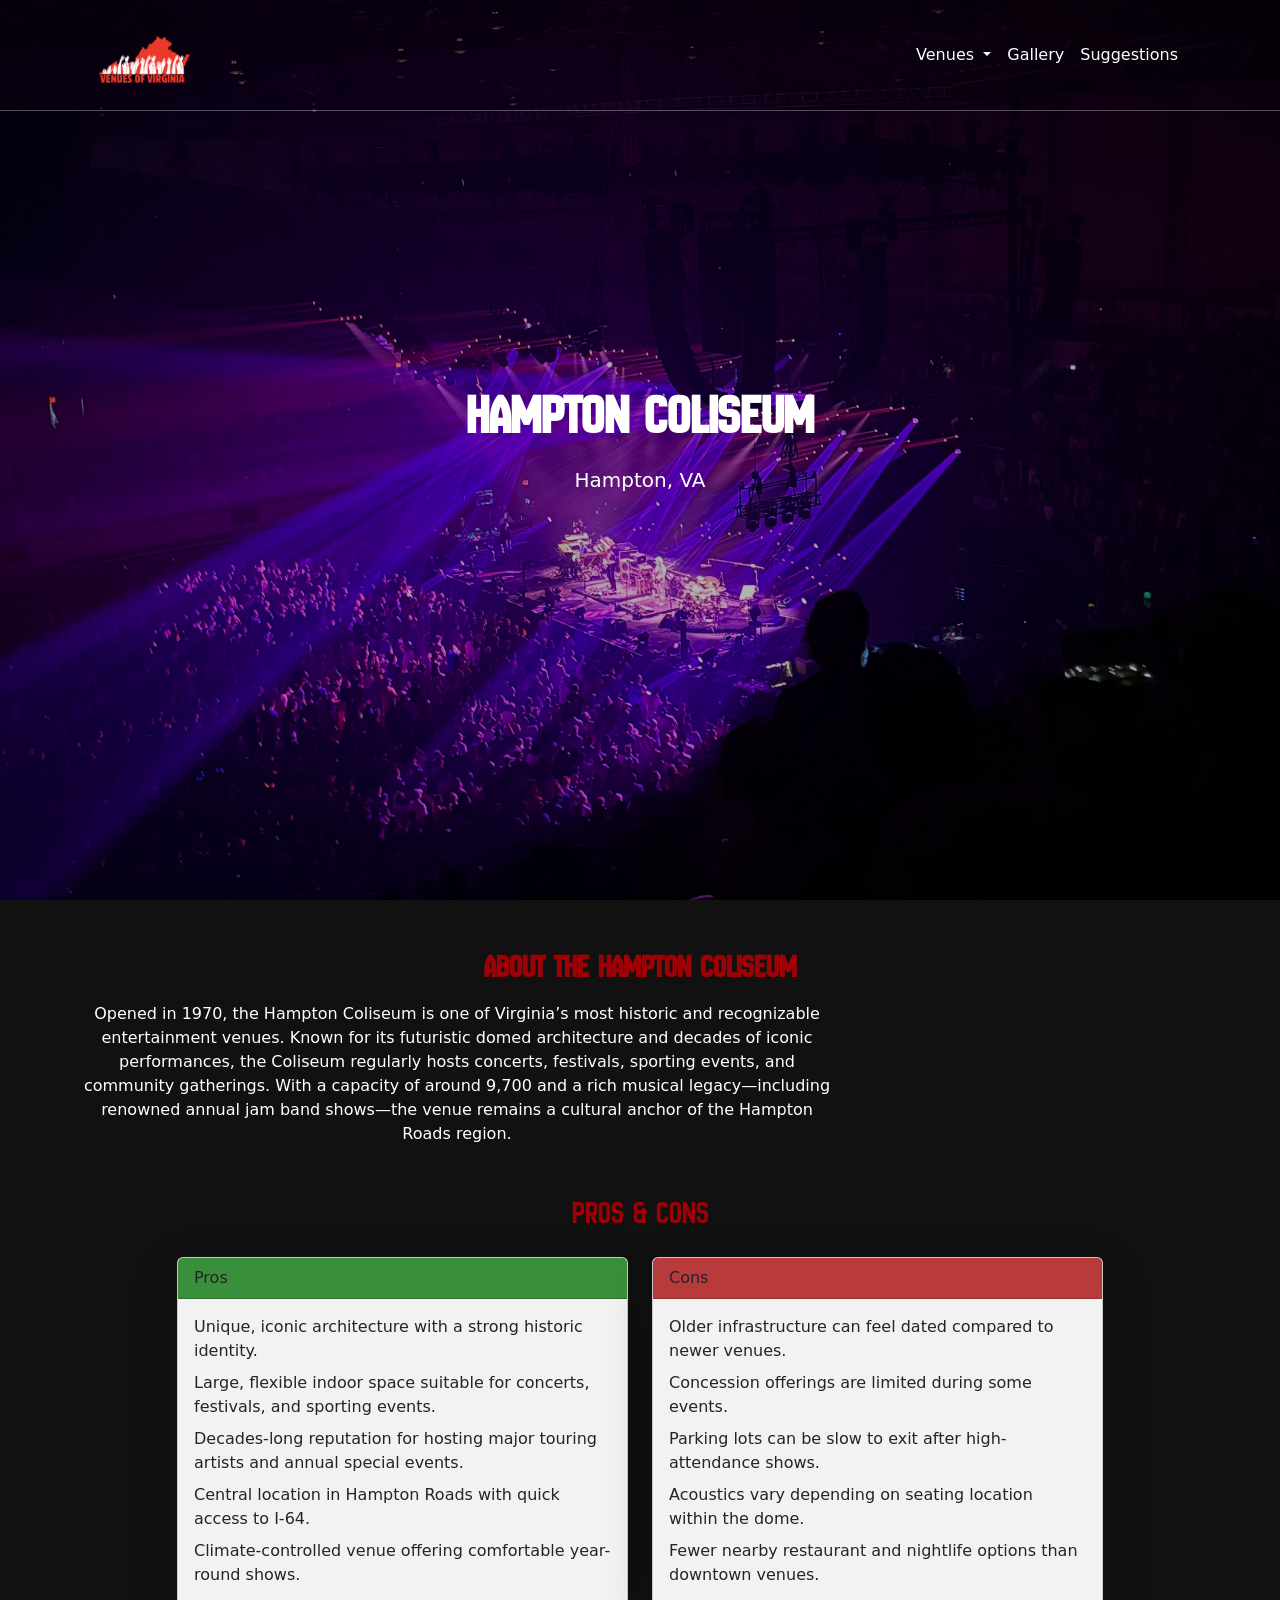
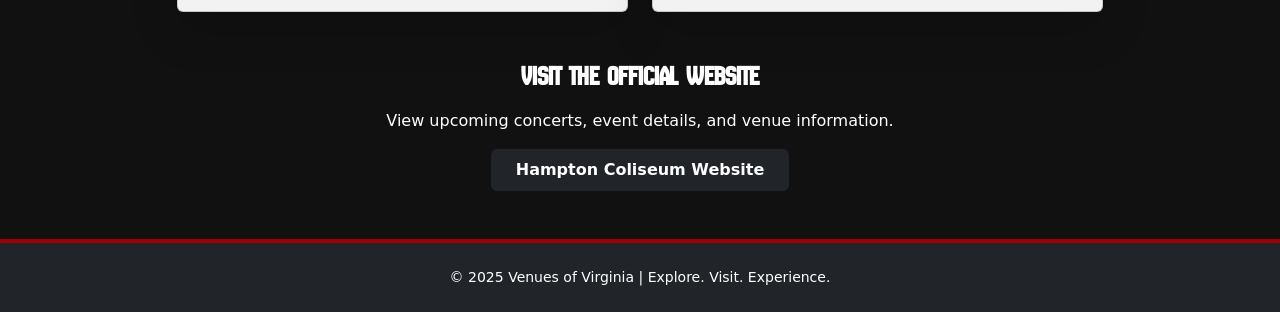
<file: hampton.html>
<!doctype html>
<html lang="en">
  <head>
    <meta charset="utf-8">
    <meta name="viewport" content="width=device-width, initial-scale=1">
    <meta name="description" content="Find the best concert venues in Virginia!">
    <meta name="author" content="Venues of Virginia">
    <title>The Hampton Colosseum</title>
    <link rel="icon" type="image/x-icon" href="va.png" >

    <!-- Bootstrap v5.3.7 -->
    <link href="https://cdn.jsdelivr.net/npm/bootstrap@5.3.7/dist/css/bootstrap.min.css" rel="stylesheet">

    <!-- Custom styles -->
    <link href="style.css" rel="stylesheet">

    <!-- GOOGLE FONTS -->
    <link rel="preconnect" href="https://fonts.googleapis.com">
    <link rel="preconnect" href="https://fonts.gstatic.com" crossorigin>
    <link href="https://fonts.googleapis.com/css2?family=Alfa+Slab+One&family=Audiowide&family=Meow+Script&family=New+Amsterdam&display=swap" rel="stylesheet">
  </head>

  <body id="page-top">

<nav class="navbar navbar-expand-lg navbar-dark" id="mainNav">
  <div class="container px-4">

    <a class="navbar-brand d-flex align-items-center" href="index.html">
      <img src="va.png" alt="Venues of Virginia logo">
    </a>

    <button class="navbar-toggler" type="button" data-bs-toggle="collapse"
      data-bs-target="#navbarResponsive" aria-controls="navbarResponsive"
      aria-expanded="false" aria-label="Toggle navigation">
      <span class="navbar-toggler-icon"></span>
    </button>

    <div class="collapse navbar-collapse" id="navbarResponsive">
      <ul class="navbar-nav ms-auto mb-2 mb-lg-0">

        <li class="nav-item dropdown">
          <a class="nav-link dropdown-toggle" href="#" id="venuesDropdown"
             role="button" data-bs-toggle="dropdown" aria-expanded="false">
            Venues
          </a>
          <ul class="dropdown-menu" aria-labelledby="venuesDropdown">
            <li><a class="dropdown-item" href="venues.html">Overview</a></li>
            <li><a class="dropdown-item" href="jefferson.html">The Jefferson, Charlottesville</a></li>
            <li><a class="dropdown-item" href="nats.html">The Nats Stadium, Washington D.C.</a></li>
            <li><a class="dropdown-item" href="allianz.html">The Allianz Amphitheater, Richmond</a></li>
            <li><a class="dropdown-item" href="veterans.html">Veterans United, Virginia Beach</a></li>
            <li><a class="dropdown-item" href="hampton.html">Hampton Coliseum, Hampton</a></li>
            <li><a class="dropdown-item" href="anthem.html">The Anthem, Washington D.C.</a></li>
          </ul>
        </li>

        <li class="nav-item">
          <a class="nav-link" href="gallery.html">Gallery</a>
        </li>

        <li class="nav-item">
          <a class="nav-link" href="suggestions.html">Suggestions</a>
        </li>

      </ul>
    </div>

  </div>
</nav>

<!-- Hero Header -->
<header class="hero-header hampton-hero d-flex align-items-center">
    <div class="container text-center">
        <h1 class="fw-bold display-4 mb-3">Hampton Coliseum</h1>
        <p class="lead mb-4">Hampton, VA</p>
    </div>
</header>


<!-- Main Content -->
<main class="container my-5">

    <!-- About Section -->
    <section class="mb-5">
        <h2 class="fw-bold mb-3 text-center">About the Hampton Coliseum</h2>
        <p class="text-center hampton-about-text">
            Opened in 1970, the Hampton Coliseum is one of Virginia’s most historic and recognizable 
            entertainment venues. Known for its futuristic domed architecture and decades of iconic 
            performances, the Coliseum regularly hosts concerts, festivals, sporting events, and community 
            gatherings. With a capacity of around 9,700 and a rich musical legacy—including renowned annual 
            jam band shows—the venue remains a cultural anchor of the Hampton Roads region.
        </p>
    </section>

    <!-- Pros & Cons Section -->
    <section class="my-5">
          <h2 class="text-center mb-4">Pros & Cons</h2>
        <div class="row justify-content-center g-4">

            <!-- Pros Card -->
            <div class="col-md-5">
                <div class="card shadow-lg h-100 hampton-pros-cons-card">
                    <div class="card-header hampton-pros-header">
                        Pros
                    </div>
                    <div class="card-body">
                        <ul class="list-unstyled mb-0">
                            <li class="mb-2">Unique, iconic architecture with a strong historic identity.</li>
                            <li class="mb-2">Large, flexible indoor space suitable for concerts, festivals, and sporting events.</li>
                            <li class="mb-2">Decades-long reputation for hosting major touring artists and annual special events.</li>
                            <li class="mb-2">Central location in Hampton Roads with quick access to I-64.</li>
                            <li class="mb-2">Climate-controlled venue offering comfortable year-round shows.</li>
                        </ul>
                    </div>
                </div>
            </div>

            <!-- Cons Card -->
            <div class="col-md-5">
                <div class="card shadow-lg h-100 hampton-pros-cons-card">
                    <div class="card-header hampton-cons-header">
                        Cons
                    </div>
                    <div class="card-body">
                        <ul class="list-unstyled mb-0">
                            <li class="mb-2">Older infrastructure can feel dated compared to newer venues.</li>
                            <li class="mb-2">Concession offerings are limited during some events.</li>
                            <li class="mb-2">Parking lots can be slow to exit after high-attendance shows.</li>
                            <li class="mb-2">Acoustics vary depending on seating location within the dome.</li>
                            <li class="mb-2">Fewer nearby restaurant and nightlife options than downtown venues.</li>
                        </ul>
                    </div>
                </div>
            </div>

        </div>
    </section>

    <!-- Visit Official Website -->
    <section class="text-center mt-5">
        <h3 class="fw-bold mb-3">Visit the Official Website</h3>
        <p class="mb-3">View upcoming concerts, event details, and venue information.</p>
        <a href="https://www.hamptoncoliseum.org/"
           target="_blank" 
           class="btn btn-dark px-4 py-2 fw-bold">
            Hampton Coliseum Website
        </a>
    </section>

</main>

<!-- Footer -->
<footer class="py-4 bg-dark">
  <div class="container text-center text-white small">
    <p class="m-0">&copy; 2025 Venues of Virginia | Explore. Visit. Experience.</p>
  </div>
</footer>

</body>
</html>
</file>
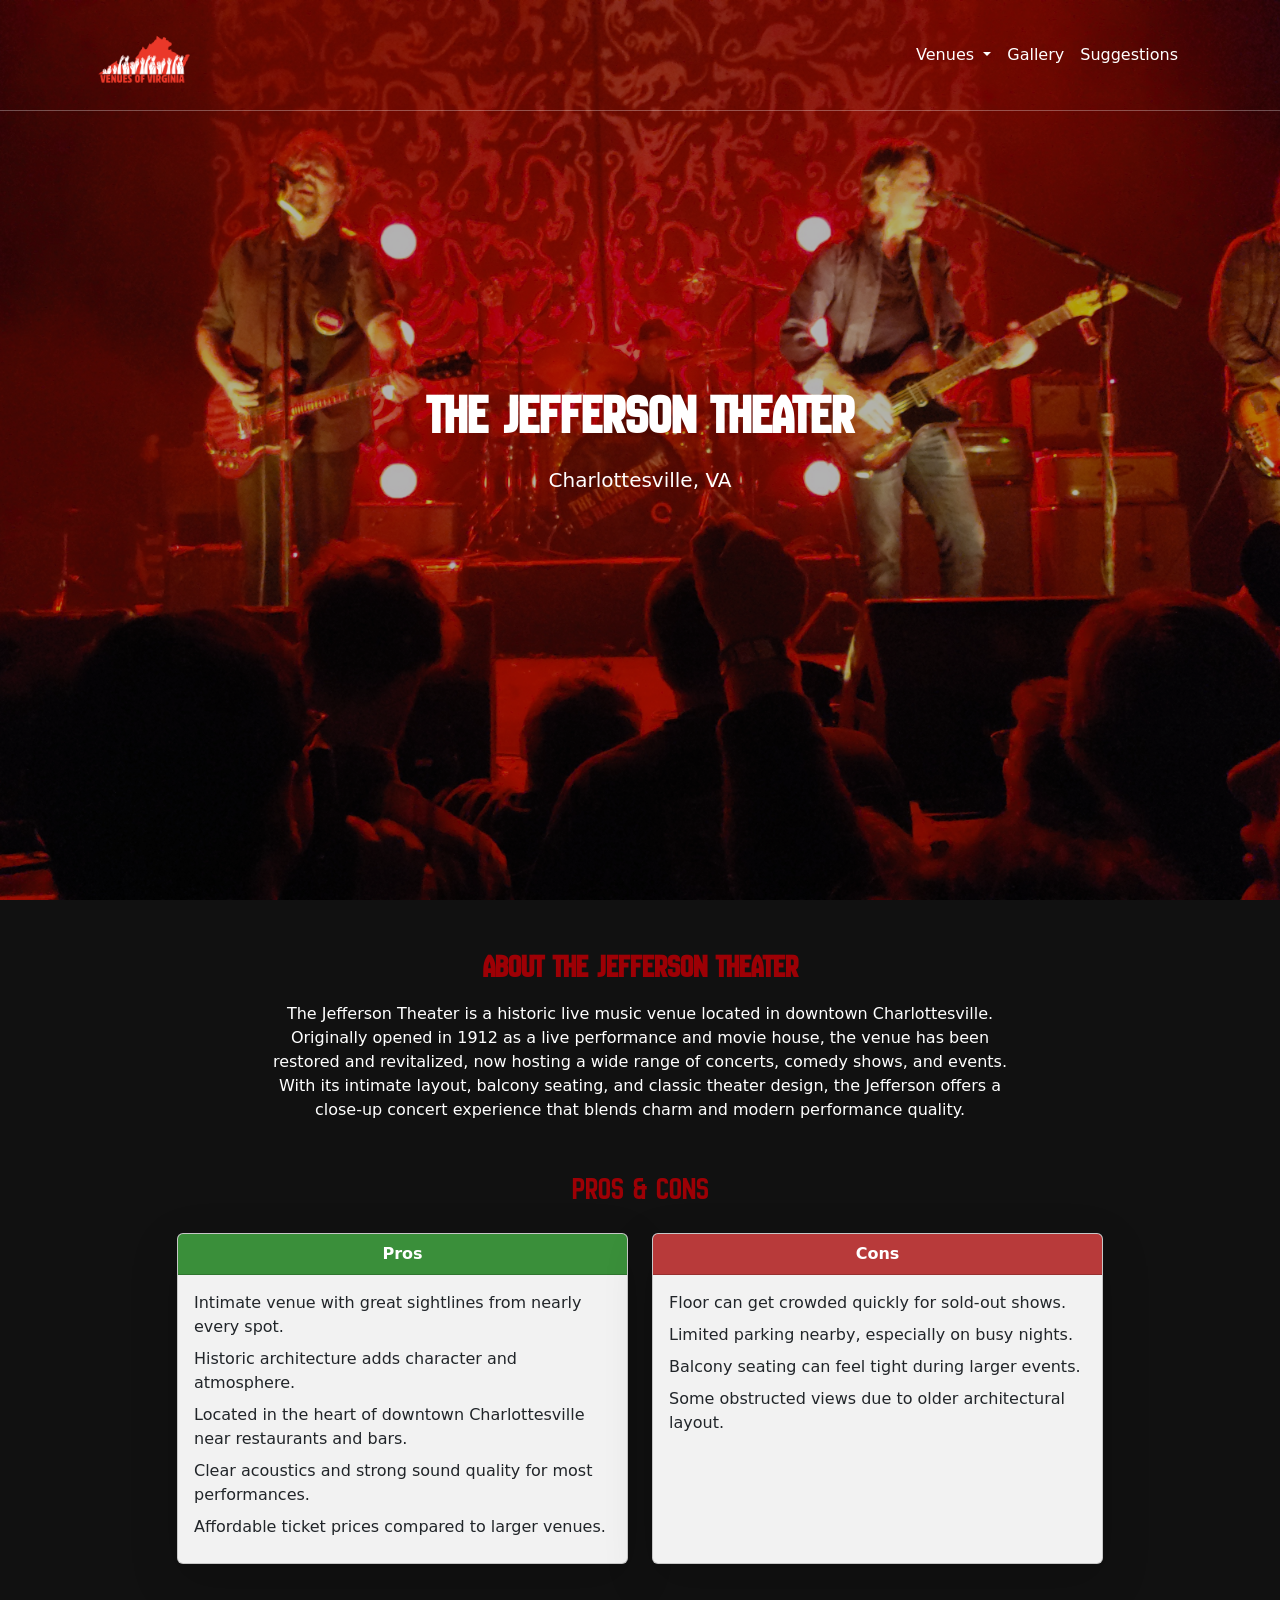
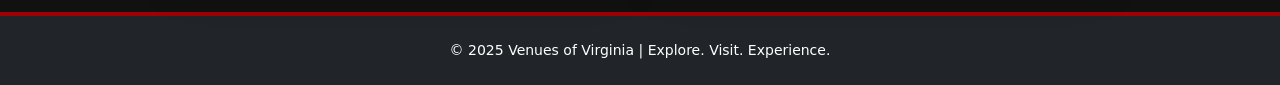
<file: jefferson.html>
<!doctype html>
<html lang="en">
  <head>
    <meta charset="utf-8">
    <meta name="viewport" content="width=device-width, initial-scale=1">
    <meta name="description" content="Find the best concert venues in Virginia!">
    <meta name="author" content="Venues of Virginia">
    <title>The Jefferson</title>
    <link rel="icon" type="image/x-icon" href="va.png" >

   <!-- Bootstrap v5.3.7 -->
   <!-- LOAD BOOTSTRAP CSS - DO NOT DELETE -->
    <link href="https://cdn.jsdelivr.net/npm/bootstrap@5.3.7/dist/css/bootstrap.min.css" rel="stylesheet" integrity="sha384-LN+7fdVzj6u52u30Kp6M/trliBMCMKTyK833zpbD+pXdCLuTusPj697FH4R/5mcr" crossorigin="anonymous">        
   <!-- END LOADING BOOTSTRAP CSS -->
    
   <!-- Custom styles -->
    <link href="style.css" rel="stylesheet">

    <!-- GOOGLE FONTS -->
    <link rel="preconnect" href="https://fonts.googleapis.com">
    <link rel="preconnect" href="https://fonts.gstatic.com" crossorigin>
    <link href="https://fonts.googleapis.com/css2?family=Alfa+Slab+One&family=Audiowide&family=Meow+Script&family=New+Amsterdam&display=swap" rel="stylesheet">
  </head>



  <body id="page-top">
    <!-- Navigation -->
<nav class="navbar navbar-expand-lg navbar-dark" id="mainNav">
  <div class="container px-4">

    <!-- Logo -->
    <a class="navbar-brand d-flex align-items-center" href="index.html">
      <img src="va.png" alt="Venues of Virginia logo">
    </a>

    <!-- Mobile toggle -->
    <button class="navbar-toggler" type="button" data-bs-toggle="collapse"
      data-bs-target="#navbarResponsive" aria-controls="navbarResponsive"
      aria-expanded="false" aria-label="Toggle navigation">
      <span class="navbar-toggler-icon"></span>
    </button>

    <!-- Nav Items  -->
    <div class="collapse navbar-collapse" id="navbarResponsive">
      <ul class="navbar-nav ms-auto mb-2 mb-lg-0">

        <!-- Dropdown -->
        <li class="nav-item dropdown">
          <a class="nav-link dropdown-toggle"
             href="#"
             id="venuesDropdown"
             role="button"
             data-bs-toggle="dropdown"
             aria-expanded="false">
            Venues
          </a>
          <ul class="dropdown-menu" aria-labelledby="venuesDropdown">
            <li><a class="dropdown-item" href="venues.html">Overview</a></li>
            <li><a class="dropdown-item" href="jefferson.html">The Jefferson, Charlottesville</a></li>
            <li><a class="dropdown-item" href="nats.html">The Nats Stadium, Washington D.C.</a></li>
            <li><a class="dropdown-item" href="allianz.html">The Allianz Amphitheater, Richmond</a></li>
            <li><a class="dropdown-item" href="veterans.html">Veterans United, Virginia Beach</a></li>
            <li><a class="dropdown-item" href="hampton.html">Hampton Coliseum, Hampton</a></li>
            <li><a class="dropdown-item" href="anthem.html">The Anthem, Washington D.C.</a></li>
          </ul>
        </li>

        <li class="nav-item">
          <a class="nav-link" href="gallery.html">Gallery</a>
        </li>

        <li class="nav-item">
          <a class="nav-link" href="suggestions.html">Suggestions</a>
        </li>

      </ul>
    </div>

  </div>
</nav>

<!-- Hero Header -->
<header class="hero-header jefferson-hero d-flex align-items-center">
    <div class="container text-center">
        <h1 class="fw-bold display-4 mb-3">The Jefferson Theater</h1>
        <p class="lead mb-4">Charlottesville, VA</p>
    </div>
</header>

<!-- Main Content -->
<main class="container my-5">

    <!-- About Section -->
    <section class="mb-5">
        <h2 class="fw-bold mb-3 text-center">About the Jefferson Theater</h2>
        <p class="text-center mx-auto jefferson-about-text">
            The Jefferson Theater is a historic live music venue located in downtown Charlottesville. 
            Originally opened in 1912 as a live performance and movie house, the venue has been 
            restored and revitalized, now hosting a wide range of concerts, comedy shows, and events. 
            With its intimate layout, balcony seating, and classic theater design, the Jefferson 
            offers a close-up concert experience that blends charm and modern performance quality.
        </p>
    </section>

    <!-- Pros & Cons Section -->
    <section class="my-5">
      <h2 class="text-center mb-4">Pros & Cons</h2>
        <div class="row justify-content-center g-4">

            <!-- Pros Card -->
            <div class="col-md-5">
                <div class="card shadow-lg h-100 jefferson-pros-cons-card">
                    <div class="card-header text-white fw-bold text-center jefferson-pros-header">
                        Pros
                    </div>
                    <div class="card-body">
                        <ul class="list-unstyled mb-0">
                            <li class="mb-2">Intimate venue with great sightlines from nearly every spot.</li>
                            <li class="mb-2">Historic architecture adds character and atmosphere.</li>
                            <li class="mb-2">Located in the heart of downtown Charlottesville near restaurants and bars.</li>
                            <li class="mb-2">Clear acoustics and strong sound quality for most performances.</li>
                            <li class="mb-2">Affordable ticket prices compared to larger venues.</li>
                        </ul>
                    </div>
                </div>
            </div>

            <!-- Cons Card -->
            <div class="col-md-5">
                <div class="card shadow-lg h-100 jefferson-pros-cons-card">
                    <div class="card-header text-white fw-bold text-center jefferson-cons-header">
                        Cons
                    </div>
                    <div class="card-body">
                        <ul class="list-unstyled mb-0">
                            <li class="mb-2">Floor can get crowded quickly for sold-out shows.</li>
                            <li class="mb-2">Limited parking nearby, especially on busy nights.</li>
                            <li class="mb-2">Balcony seating can feel tight during larger events.</li>
                            <li class="mb-2">Some obstructed views due to older architectural layout.</li>
                        </ul>
                    </div>
                </div>
            </div>

        </div>
    </section>

</main>

<!-- Footer -->
    <footer class="py-4 bg-dark">
      <div class="container text-center text-white small">
        <p class="m-0">&copy; 2025 Venues of Virginia | Explore. Visit. Experience.</p>
      </div>
    </footer>
</file>
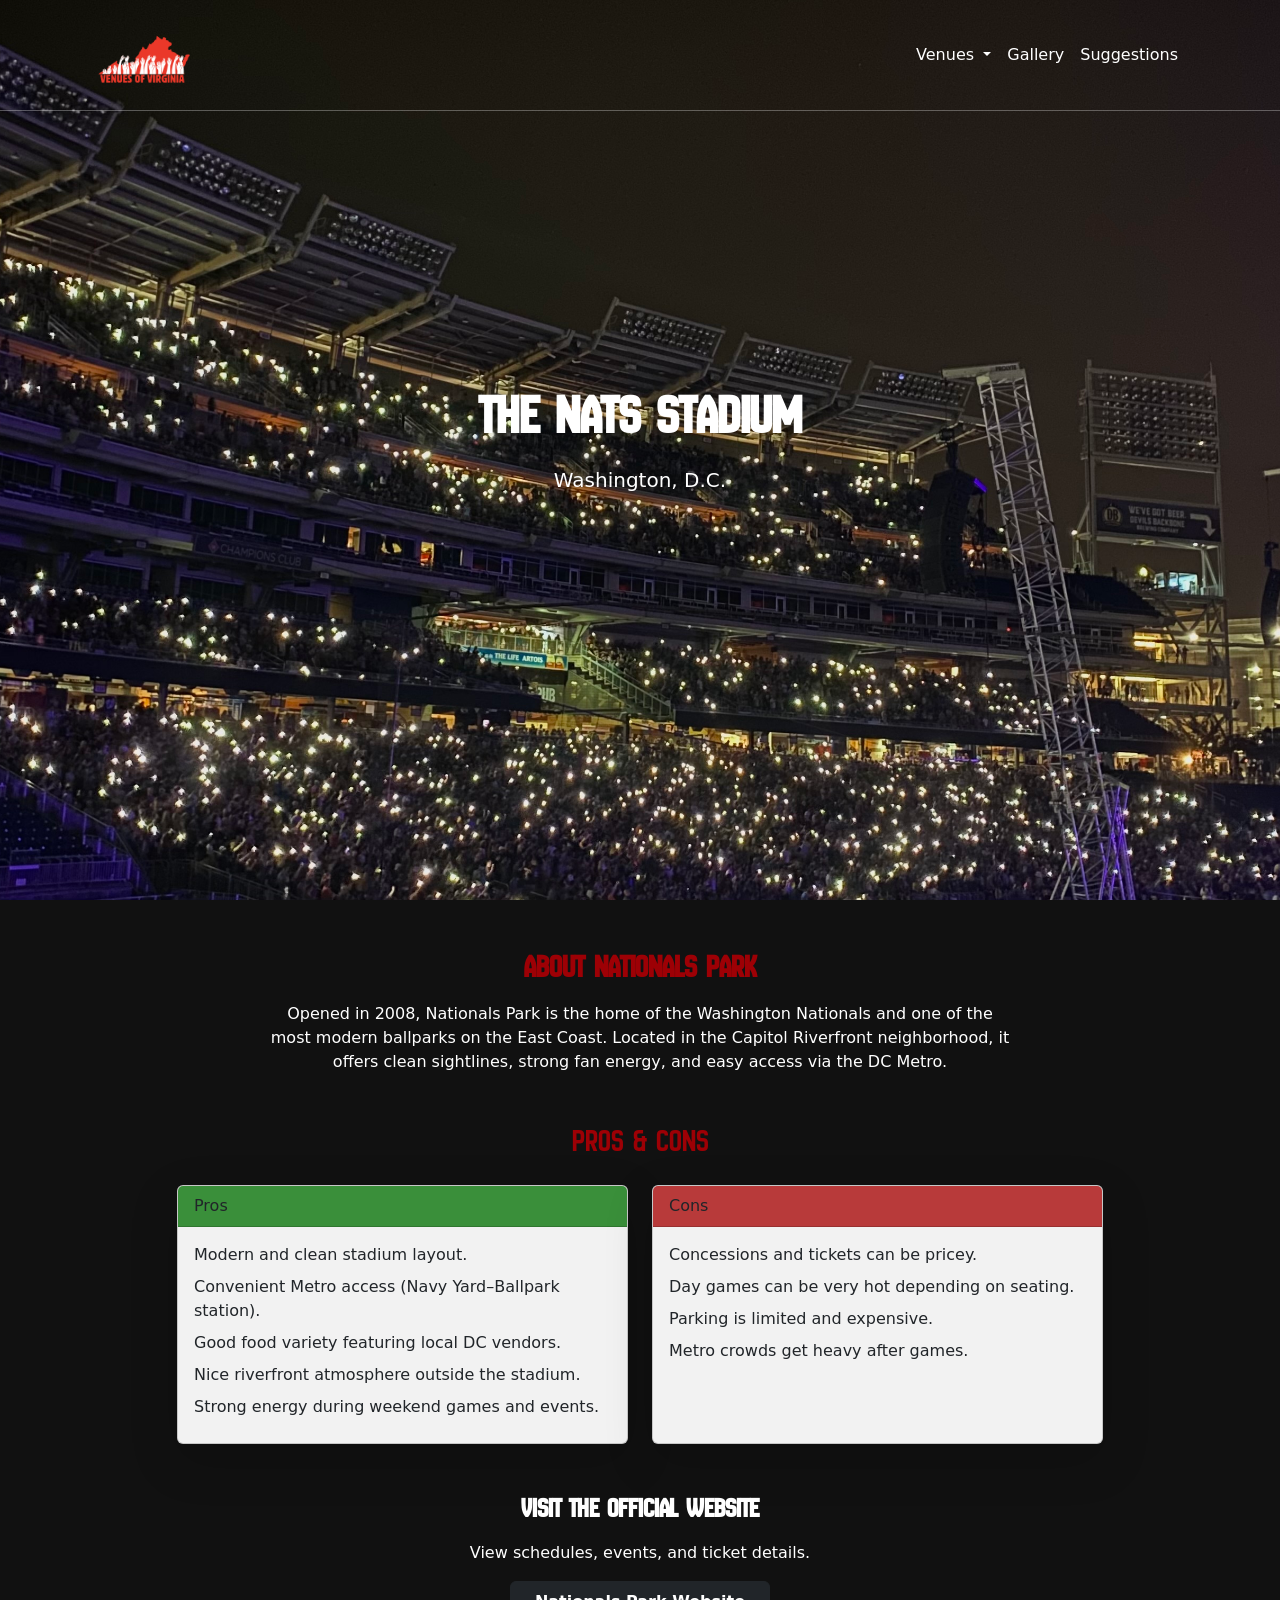
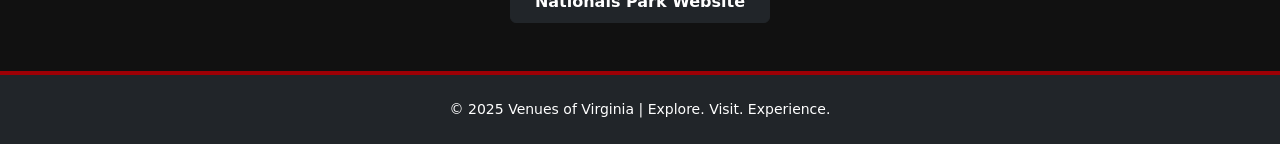
<file: nats.html>
<!doctype html>
<html lang="en">
  <head>
    <meta charset="utf-8">
    <meta name="viewport" content="width=device-width, initial-scale=1">
    <meta name="description" content="Find the best concert venues in Virginia!">
    <meta name="author" content="Venues of Virginia">
    <title>Nationals Park</title>
    <link rel="icon" type="image/x-icon" href="va.png" >

    <!-- Bootstrap v5.3.7 -->
    <link href="https://cdn.jsdelivr.net/npm/bootstrap@5.3.7/dist/css/bootstrap.min.css" rel="stylesheet">

    <!-- Custom styles -->
    <link href="style.css" rel="stylesheet">

    <!-- GOOGLE FONTS -->
    <link rel="preconnect" href="https://fonts.googleapis.com">
    <link rel="preconnect" href="https://fonts.gstatic.com" crossorigin>
    <link href="https://fonts.googleapis.com/css2?family=Alfa+Slab+One&family=Audiowide&family=Meow+Script&family=New+Amsterdam&display=swap" rel="stylesheet">
  </head>

  <body id="page-top">

<!-- NAVBAR -->
<nav class="navbar navbar-expand-lg navbar-dark" id="mainNav">
  <div class="container px-4">

    <a class="navbar-brand d-flex align-items-center" href="index.html">
      <img src="va.png" alt="Venues of Virginia logo">
    </a>

    <button class="navbar-toggler" type="button" data-bs-toggle="collapse"
      data-bs-target="#navbarResponsive" aria-controls="navbarResponsive"
      aria-expanded="false" aria-label="Toggle navigation">
      <span class="navbar-toggler-icon"></span>
    </button>

    <div class="collapse navbar-collapse" id="navbarResponsive">
      <ul class="navbar-nav ms-auto mb-2 mb-lg-0">

        <li class="nav-item dropdown">
          <a class="nav-link dropdown-toggle" href="#" id="venuesDropdown"
             role="button" data-bs-toggle="dropdown" aria-expanded="false">
            Venues
          </a>
          <ul class="dropdown-menu" aria-labelledby="venuesDropdown">
            <li><a class="dropdown-item" href="venues.html">Overview</a></li>
            <li><a class="dropdown-item" href="jefferson.html">The Jefferson, Charlottesville</a></li>
            <li><a class="dropdown-item" href="nats.html">The Nats Stadium, Washington D.C.</a></li>
            <li><a class="dropdown-item" href="allianz.html">The Allianz Amphitheater, Richmond</a></li>
            <li><a class="dropdown-item" href="veterans.html">Veterans United, Virginia Beach</a></li>
            <li><a class="dropdown-item" href="hampton.html">Hampton Coliseum, Hampton</a></li>
            <li><a class="dropdown-item" href="anthem.html">The Anthem, Washington D.C.</a></li>
          </ul>
        </li>

        <li class="nav-item">
          <a class="nav-link" href="gallery.html">Gallery</a>
        </li>

        <li class="nav-item">
          <a class="nav-link" href="suggestions.html">Suggestions</a>
        </li>

      </ul>
    </div>

  </div>
</nav>

<!-- HERO HEADER -->
<header class="nats-hero text-white d-flex align-items-center">
    <div class="container text-center">
        <h1 class="fw-bold display-4 mb-3">The Nats Stadium</h1>
        <p class="lead mb-4">Washington, D.C.</p>
    </div>
</header>

<!-- MAIN -->
<main class="container my-5">

    <!-- ABOUT -->
    <section class="mb-5">
        <h2 class="fw-bold mb-3 text-center">About Nationals Park</h2>
        <p class="text-center nats-about-text mx-auto">
            Opened in 2008, Nationals Park is the home of the Washington Nationals and one of the most
            modern ballparks on the East Coast. Located in the Capitol Riverfront neighborhood, it offers
            clean sightlines, strong fan energy, and easy access via the DC Metro.
        </p>
    </section>

    <!-- PROS & CONS -->
    <section class="my-5">
      <h2 class="text-center mb-4">Pros & Cons</h2>
        <div class="row justify-content-center g-4">

            <!-- PROS -->
            <div class="col-md-5">
                <div class="card shadow-lg h-100 nats-pros-cons-card">
                    <div class="card-header nats-pros-header">
                        Pros
                    </div>
                    <div class="card-body">
                        <ul class="list-unstyled mb-0">
                            <li class="mb-2">Modern and clean stadium layout.</li>
                            <li class="mb-2">Convenient Metro access (Navy Yard–Ballpark station).</li>
                            <li class="mb-2">Good food variety featuring local DC vendors.</li>
                            <li class="mb-2">Nice riverfront atmosphere outside the stadium.</li>
                            <li class="mb-2">Strong energy during weekend games and events.</li>
                        </ul>
                    </div>
                </div>
            </div>

            <!-- CONS -->
            <div class="col-md-5">
                <div class="card shadow-lg h-100 nats-pros-cons-card">
                    <div class="card-header nats-cons-header">
                        Cons
                    </div>
                    <div class="card-body">
                        <ul class="list-unstyled mb-0">
                            <li class="mb-2">Concessions and tickets can be pricey.</li>
                            <li class="mb-2">Day games can be very hot depending on seating.</li>
                            <li class="mb-2">Parking is limited and expensive.</li>
                            <li class="mb-2">Metro crowds get heavy after games.</li>
                        </ul>
                    </div>
                </div>
            </div>

        </div>
    </section>

    <!-- WEBSITE BUTTON -->
    <section class="text-center mt-5">
        <h3 class="fw-bold mb-3">Visit the Official Website</h3>
        <p class="mb-3">View schedules, events, and ticket details.</p>
        <a href="https://www.mlb.com/nationals/ballpark" 
           target="_blank" 
           class="btn btn-dark px-4 py-2 fw-bold">
            Nationals Park Website
        </a>
    </section>

</main>

<!-- FOOTER -->
<footer class="py-4 bg-dark">
  <div class="container text-center text-white small">
    <p class="m-0">&copy; 2025 Venues of Virginia | Explore. Visit. Experience.</p>
  </div>
</footer>

</body>
</html>
</file>
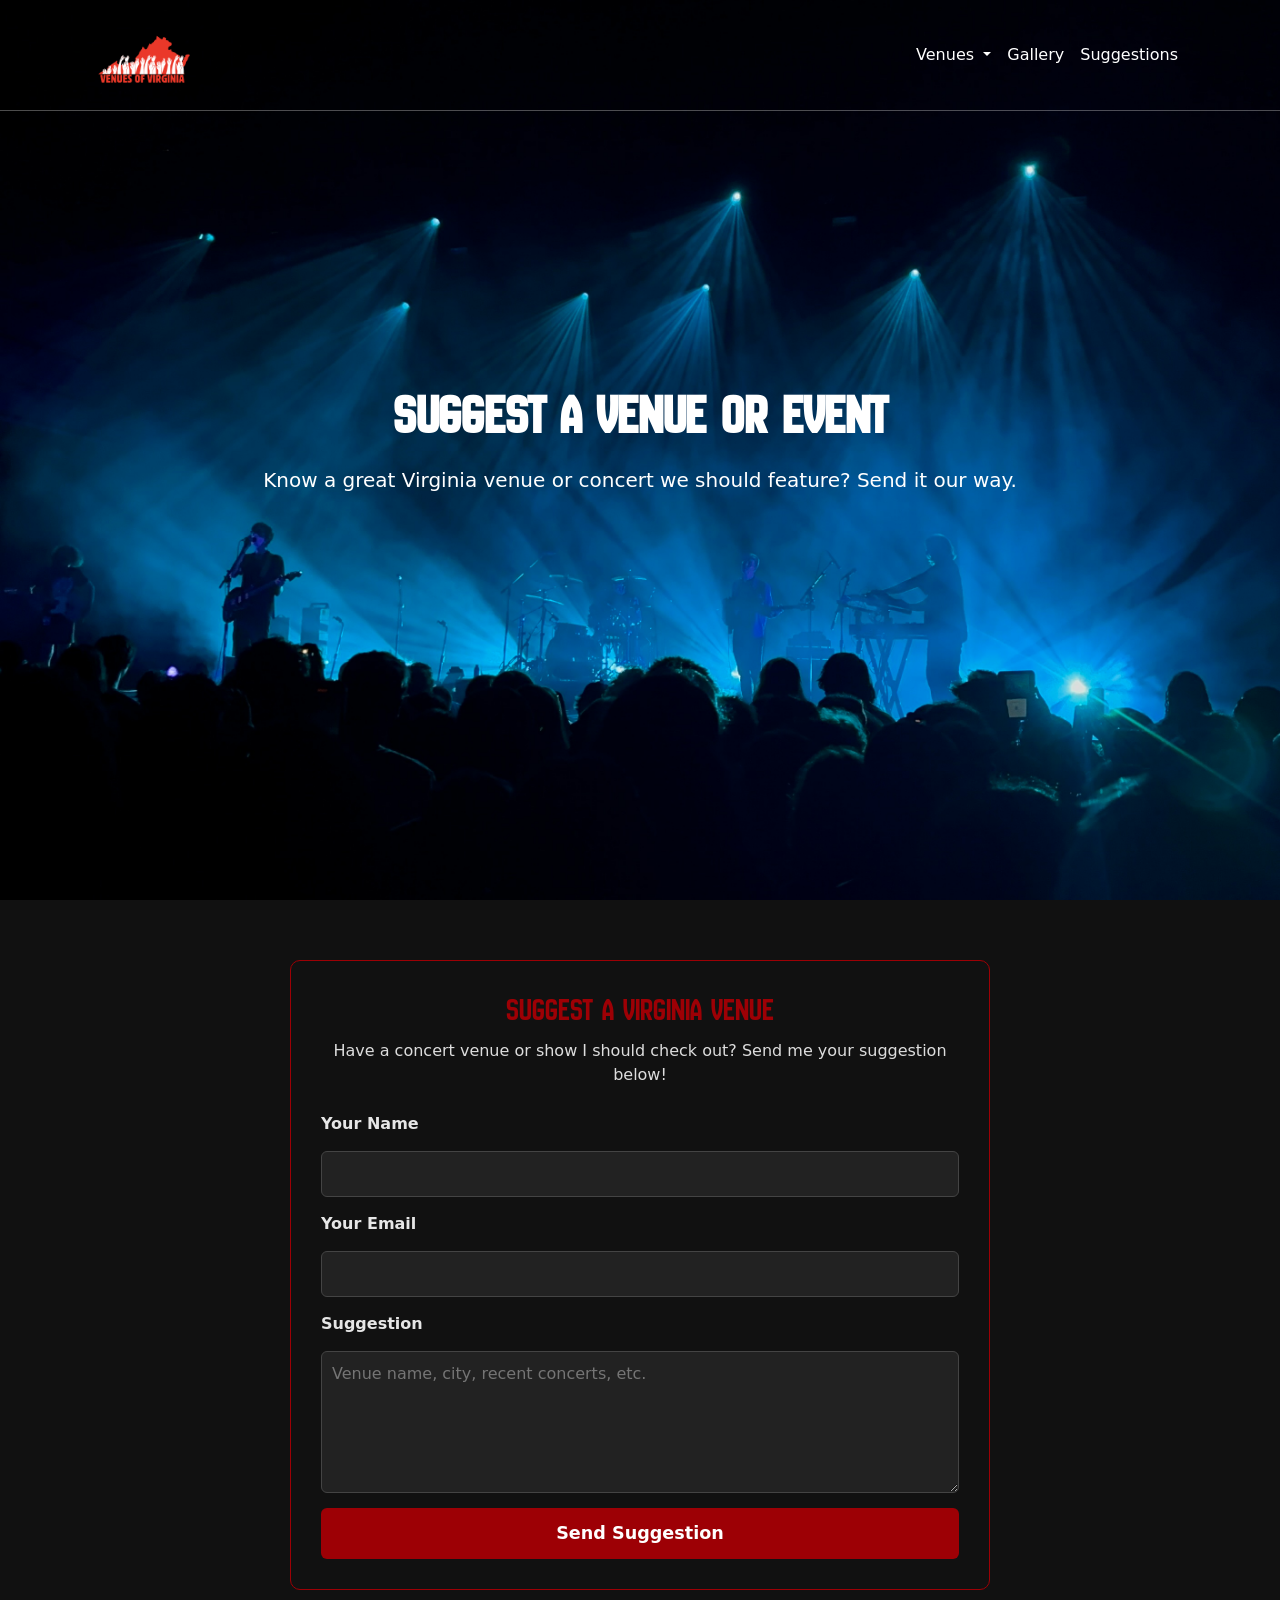
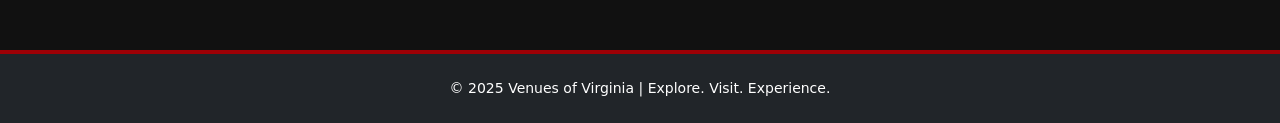
<file: suggestions.html>
<!doctype html>
<html lang="en">
  <head>
    <meta charset="utf-8">
    <meta name="viewport" content="width=device-width, initial-scale=1">
    <meta name="description" content="Find the best concert venues in Virginia!">
    <meta name="author" content="Venues of Virginia">
    <title>Suggestions</title>
    <link rel="icon" type="image/x-icon" href="va.png" >

   <!-- Bootstrap v5.3.7 -->
   <!-- LOAD BOOTSTRAP CSS - DO NOT DELETE -->
    <link href="https://cdn.jsdelivr.net/npm/bootstrap@5.3.7/dist/css/bootstrap.min.css" rel="stylesheet" integrity="sha384-LN+7fdVzj6u52u30Kp6M/trliBMCMKTyK833zpbD+pXdCLuTusPj697FH4R/5mcr" crossorigin="anonymous">        
   <!-- END LOADING BOOTSTRAP CSS -->
    
    <link href="style.css" rel="stylesheet">

    <!-- GOOGLE FONTS -->
    <link rel="preconnect" href="https://fonts.googleapis.com">
    <link rel="preconnect" href="https://fonts.gstatic.com" crossorigin>
    <link href="https://fonts.googleapis.com/css2?family=Alfa+Slab+One&family=Audiowide&family=Meow+Script&family=New+Amsterdam&display=swap" rel="stylesheet">
  </head>




  <body id="page-top">
    <!-- Navigation -->
<nav class="navbar navbar-expand-lg navbar-dark" id="mainNav">
  <div class="container px-4">

    <a class="navbar-brand d-flex align-items-center" href="index.html">
      <img src="va.png" alt="Venues of Virginia logo">
    </a>

    <!-- Mobile toggle -->
    <button class="navbar-toggler" type="button" data-bs-toggle="collapse"
      data-bs-target="#navbarResponsive" aria-controls="navbarResponsive"
      aria-expanded="false" aria-label="Toggle navigation">
      <span class="navbar-toggler-icon"></span>
    </button>

    <div class="collapse navbar-collapse" id="navbarResponsive">
      <ul class="navbar-nav ms-auto mb-2 mb-lg-0">

        <!-- Dropdown -->
        <li class="nav-item dropdown">
          <a class="nav-link dropdown-toggle"
             href="#"
             id="venuesDropdown"
             role="button"
             data-bs-toggle="dropdown"
             aria-expanded="false">
            Venues
          </a>
          <ul class="dropdown-menu" aria-labelledby="venuesDropdown">
            <li><a class="dropdown-item" href="venues.html">Overview</a></li>
            <li><a class="dropdown-item" href="jefferson.html">The Jefferson, Charlottesville</a></li>
            <li><a class="dropdown-item" href="nats.html">The Nats Stadium, Washington D.C.</a></li>
            <li><a class="dropdown-item" href="allianz.html">The Allianz Amphitheater, Richmond</a></li>
            <li><a class="dropdown-item" href="veterans.html">Veterans United, Virginia Beach</a></li>
            <li><a class="dropdown-item" href="hampton.html">Hampton Coliseum, Hampton</a></li>
            <li><a class="dropdown-item" href="anthem.html">The Anthem, Washington D.C.</a></li>
          </ul>
        </li>

        <li class="nav-item">
          <a class="nav-link" href="gallery.html">Gallery</a>
        </li>

        <li class="nav-item">
          <a class="nav-link" href="suggestions.html">Suggestions</a>
        </li>

      </ul>
    </div>

  </div>
</nav>


 <!-- Hero Header -->
    <header class="text-white d-flex align-items-center" 
    style="background: url('suggestheader.jpg') center/cover no-repeat; min-height: 100vh;">
        <div class="container text-center">
        <h1 class="fw-bold display-4 mb-3">Suggest a Venue or Event</h1>
       <p class="lead mb-4">Know a great Virginia venue or concert we should feature? Send it our way.</p>
  </div>
</header>

<section class="suggestions-section">
  <h2>Suggest a Virginia Venue</h2>
  <p>Have a concert venue or show I should check out? Send me your suggestion below!</p>

  <form class="suggestions-form" action="mailto:clarawfernandezzz@gmail.com" method="POST" enctype="text/plain">
    <label for="name">Your Name</label>
    <input type="text" id="name" name="name" required>

    <label for="email">Your Email</label>
    <input type="email" id="email" name="email" required>

    <label for="message">Suggestion</label>
    <textarea id="message" name="message" rows="5" required placeholder="Venue name, city, recent concerts, etc."></textarea>

    <button type="submit">Send Suggestion</button>
  </form>
</section>

 <!-- Footer -->
    <footer class="py-4 bg-dark">
      <div class="container text-center text-white small">
        <p class="m-0">&copy; 2025 Venues of Virginia | Explore. Visit. Experience.</p>
      </div>
    </footer>

<!-- LOAD BOOTSTRAP 5.3.7 JAVASCRIPT - DO NOT DELETE -->
<script src="https://cdn.jsdelivr.net/npm/bootstrap@5.3.7/dist/js/bootstrap.bundle.min.js" integrity="sha384-ndDqU0Gzau9qJ1lfW4pNLlhNTkCfHzAVBReH9diLvGRem5+R9g2FzA8ZGN954O5Q" crossorigin="anonymous"></script>

<script src="https://cdn.jsdelivr.net/npm/bootstrap@5.3.7/dist/js/bootstrap.bundle.min.js"
integrity="sha384-ndDqU0Gzau9qJ1lfW4pNLlhNTkCfHzAVBReH9diLvGRem5+R9g2FzA8ZGN954O5Q"
crossorigin="anonymous"></script>


<!-- END LOADING BOOTSTRAP JAVASCRIPT -->
</file>
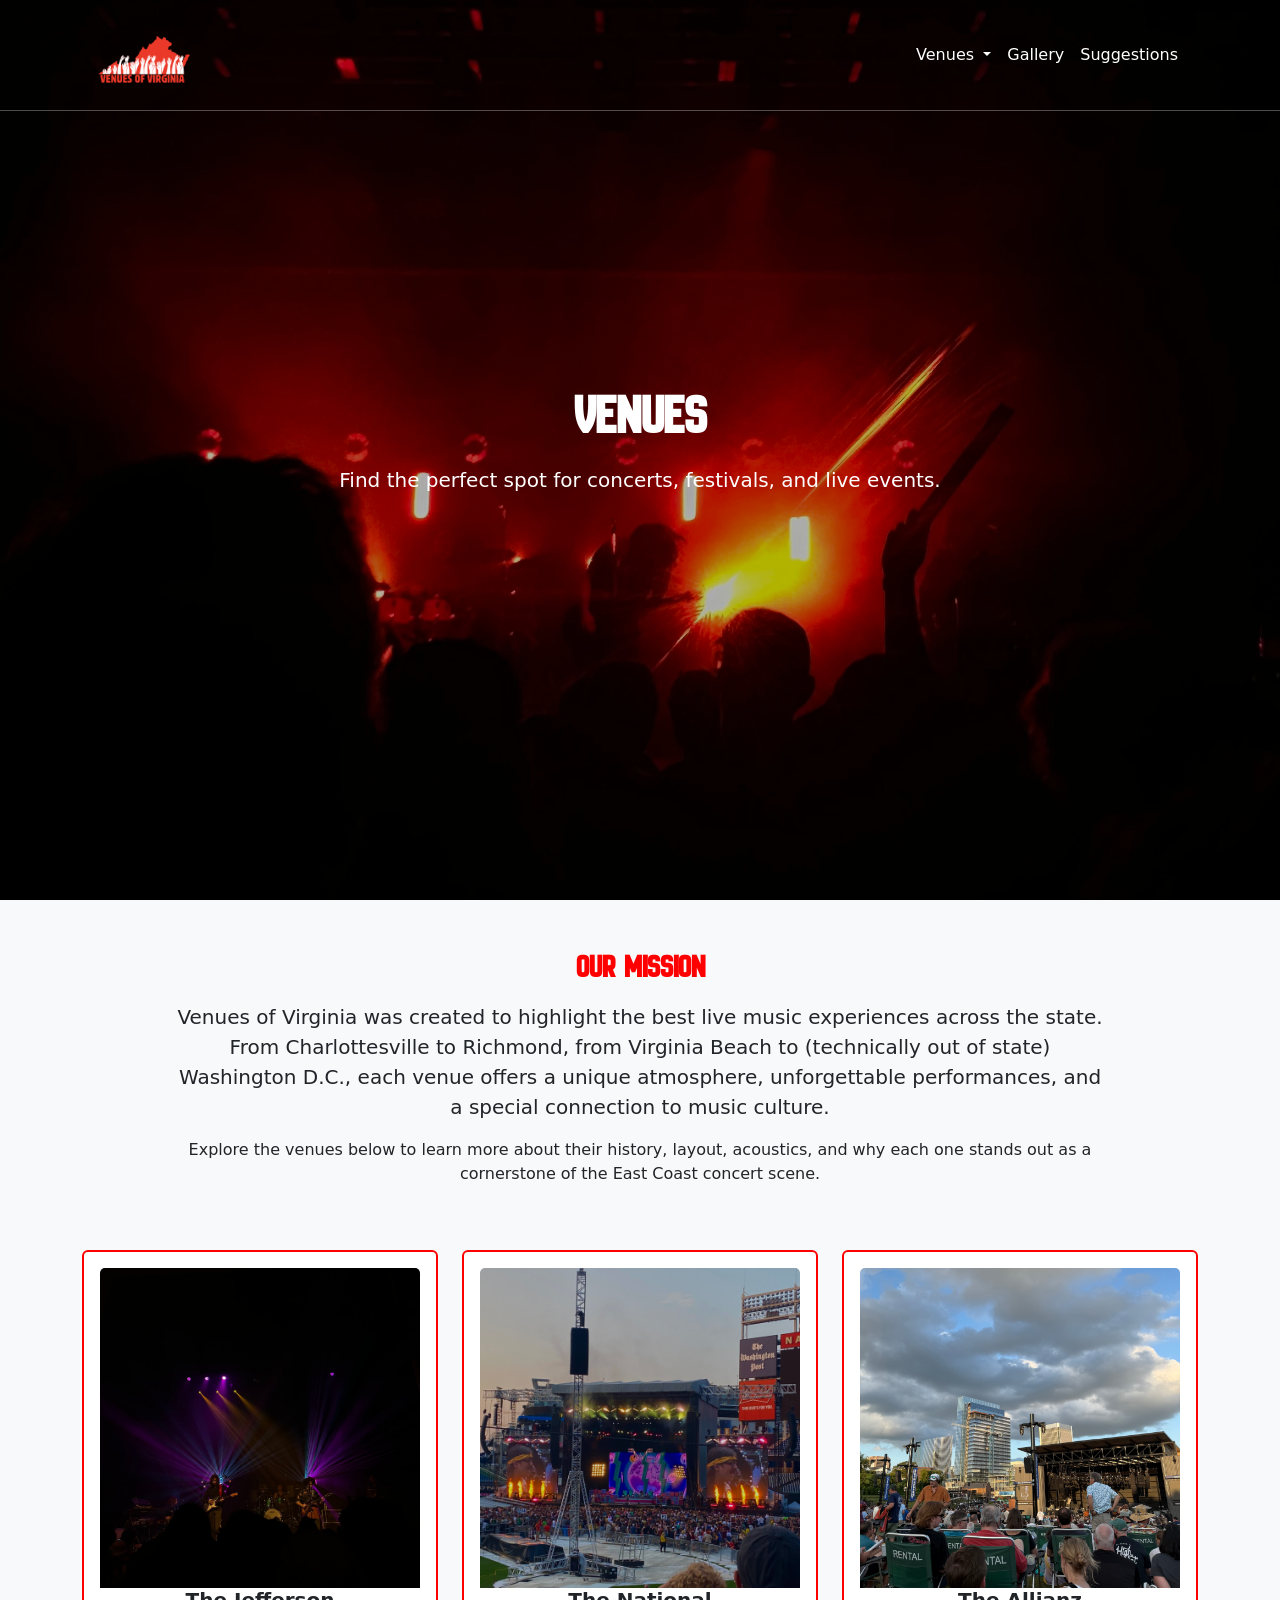
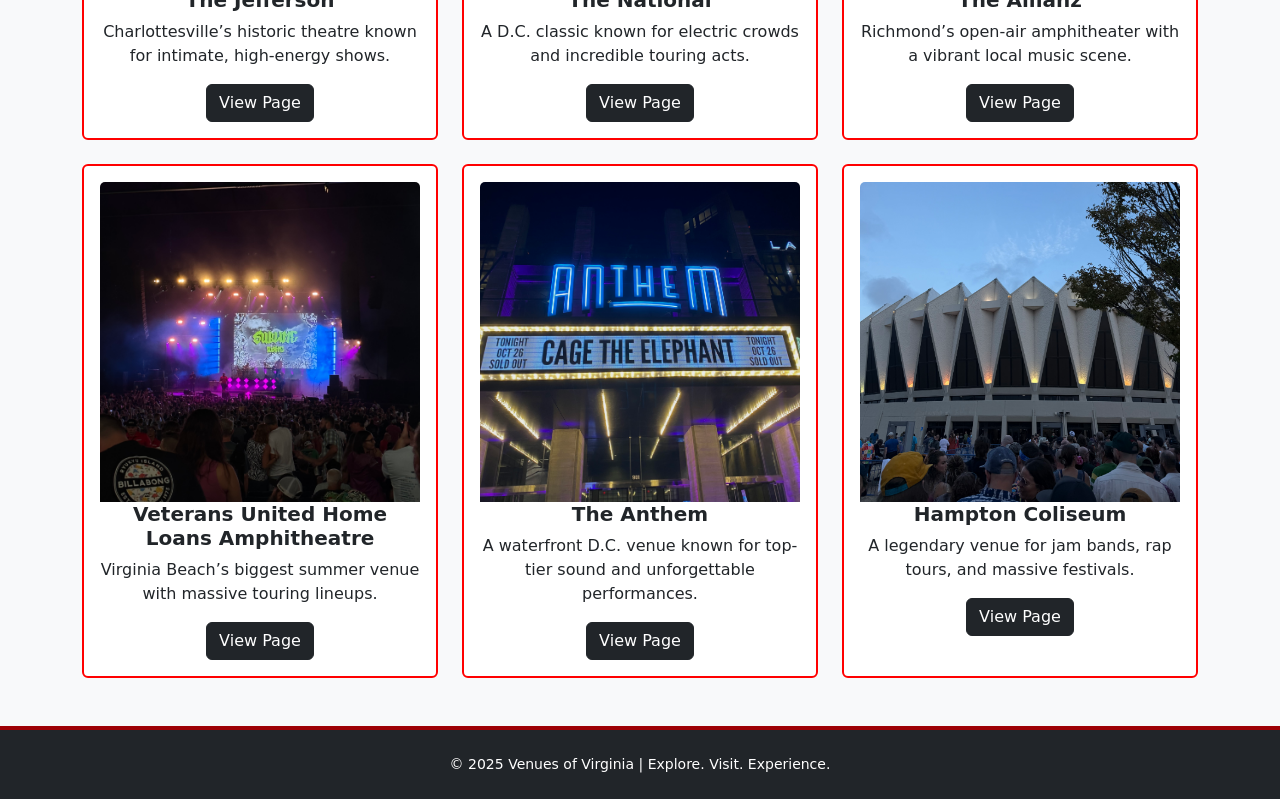
<file: venues.html>
<!doctype html>
<html lang="en">
  <head>
    <meta charset="utf-8">
    <meta name="viewport" content="width=device-width, initial-scale=1">
    <meta name="description" content="Find the best concert venues in Virginia!">
    <meta name="author" content="Venues of Virginia">
    <title>Venues</title>
    <link rel="icon" type="image/x-icon" href="va.png">

   <!-- Bootstrap v5.3.7 -->
   <!-- LOAD BOOTSTRAP CSS - DO NOT DELETE -->
    <link href="https://cdn.jsdelivr.net/npm/bootstrap@5.3.7/dist/css/bootstrap.min.css" rel="stylesheet" integrity="sha384-LN+7fdVzj6u52u30Kp6M/trliBMCMKTyK833zpbD+pXdCLuTusPj697FH4R/5mcr" crossorigin="anonymous">        
   <!-- END LOADING BOOTSTRAP CSS -->
    
    <link href="style.css" rel="stylesheet">

    <!-- GOOGLE FONTS -->
    <link rel="preconnect" href="https://fonts.googleapis.com">
    <link rel="preconnect" href="https://fonts.gstatic.com" crossorigin>
    <link href="https://fonts.googleapis.com/css2?family=Alfa+Slab+One&family=Audiowide&family=Meow+Script&family=New+Amsterdam&display=swap" rel="stylesheet">
  </head>



  <body id="page-top">
    <!-- Navigation -->
<nav class="navbar navbar-expand-lg navbar-dark" id="mainNav">
  <div class="container px-4">

    <!-- Logo  -->
    <a class="navbar-brand d-flex align-items-center" href="index.html">
      <img src="va.png" alt="Venues of Virginia logo">
    </a>

    <!-- Mobile toggle -->
    <button class="navbar-toggler" type="button" data-bs-toggle="collapse"
      data-bs-target="#navbarResponsive" aria-controls="navbarResponsive"
      aria-expanded="false" aria-label="Toggle navigation">
      <span class="navbar-toggler-icon"></span>
    </button>

    <!-- Nav Items  -->
    <div class="collapse navbar-collapse" id="navbarResponsive">
      <ul class="navbar-nav ms-auto mb-2 mb-lg-0">

        <!-- Dropdown -->
        <li class="nav-item dropdown">
          <a class="nav-link dropdown-toggle"
             href="#"
             id="venuesDropdown"
             role="button"
             data-bs-toggle="dropdown"
             aria-expanded="false">
            Venues
          </a>
          <ul class="dropdown-menu" aria-labelledby="venuesDropdown">
            <li><a class="dropdown-item" href="venues.html">Overview</a></li>
            <li><a class="dropdown-item" href="jefferson.html">The Jefferson, Charlottesville</a></li>
            <li><a class="dropdown-item" href="nats.html">The Nats Stadium, Washington D.C.</a></li>
            <li><a class="dropdown-item" href="allianz.html">The Allianz Amphitheater, Richmond</a></li>
            <li><a class="dropdown-item" href="veterans.html">Veterans United, Virginia Beach</a></li>
            <li><a class="dropdown-item" href="hampton.html">Hampton Coliseum, Hampton</a></li>
            <li><a class="dropdown-item" href="anthem.html">The Anthem, Washington D.C.</a></li>
          </ul>
        </li>

        <li class="nav-item">
          <a class="nav-link" href="gallery.html">Gallery</a>
        </li>

        <li class="nav-item">
          <a class="nav-link" href="suggestions.html">Suggestions</a>
        </li>

      </ul>
    </div>

  </div>
</nav>

<!-- Hero Header -->
<header class="hero-header text-white d-flex align-items-center">
    <div class="container text-center">
        <h1 class="fw-bold display-4 mb-3">Venues</h1>
        <p class="lead mb-4">Find the perfect spot for concerts, festivals, and live events.</p>
    </div>
</header>

<!-- About Content Section -->
<section class="py-5 bg-light text-dark">
  <div class="container">

    <div class="row mb-5">
      <div class="col-lg-10 mx-auto">
        <h2 class="fw-bold mb-3 text-center mission-title">Our Mission</h2>
        <p class="lead text-center">
          Venues of Virginia was created to highlight the best live music experiences across the state.
          From Charlottesville to Richmond, from Virginia Beach to (technically out of state) Washington D.C., each venue offers a
          unique atmosphere, unforgettable performances, and a special connection to music culture.
        </p>
        <p class="text-center">
          Explore the venues below to learn more about their history, layout, acoustics, and why each one
          stands out as a cornerstone of the East Coast concert scene.
        </p>
      </div>
    </div>

    <!-- Venue Cards -->
    <div class="row g-4">

      <!-- Jefferson -->
      <div class="col-md-6 col-lg-4">
        <div class="card h-100 custom-card">
          <div class="card-body text-center">
            <img src="jefferson.jpeg" class="card-img-top" alt="Jefferson venue photo">
            <h5 class="card-title fw-bold">The Jefferson</h5>
            <p class="card-text">Charlottesville’s historic theatre known for intimate, high-energy shows.</p>
            <a href="jefferson.html" class="btn btn-dark">View Page</a>
          </div>
        </div>
      </div>

      <!-- National -->
      <div class="col-md-6 col-lg-4">
        <div class="card h-100 custom-card">
          <div class="card-body text-center">
            <img src="national.jpeg" class="card-img-top" alt="The National venue photo">
            <h5 class="card-title fw-bold">The National</h5>
            <p class="card-text">A D.C. classic known for electric crowds and incredible touring acts.</p>
            <a href="nats.html" class="btn btn-dark">View Page</a>
          </div>
        </div>
      </div>

      <!-- Allianz -->
      <div class="col-md-6 col-lg-4">
        <div class="card h-100 custom-card">
          <div class="card-body text-center">
            <img src="allianz.jpeg" class="card-img-top" alt="Allianz venue photo">
            <h5 class="card-title fw-bold">The Allianz</h5>
            <p class="card-text">Richmond’s open-air amphitheater with a vibrant local music scene.</p>
            <a href="allianz.html" class="btn btn-dark">View Page</a>
          </div>
        </div>
      </div>

      <!-- Veterans -->
      <div class="col-md-6 col-lg-4">
        <div class="card h-100 custom-card">
          <div class="card-body text-center">
            <img src="veterans.jpeg" class="card-img-top" alt="Veterans venue photo">
            <h5 class="card-title fw-bold">Veterans United Home Loans Amphitheatre</h5>
            <p class="card-text">Virginia Beach’s biggest summer venue with massive touring lineups.</p>
            <a href="veterans.html" class="btn btn-dark">View Page</a>
          </div>
        </div>
      </div>

      <!-- Anthem -->
      <div class="col-md-6 col-lg-4">
        <div class="card h-100 custom-card">
          <div class="card-body text-center">
            <img src="anthem.jpeg" class="card-img-top" alt="Anthem venue photo">
            <h5 class="card-title fw-bold">The Anthem</h5>
            <p class="card-text">A waterfront D.C. venue known for top-tier sound and unforgettable performances.</p>
            <a href="anthem.html" class="btn btn-dark">View Page</a>
          </div>
        </div>
      </div>

      <!-- Hampton -->
      <div class="col-md-6 col-lg-4">
        <div class="card h-100 custom-card">
          <div class="card-body text-center">
            <img src="hampton.jpeg" class="card-img-top" alt="Hampton venue photo">
            <h5 class="card-title fw-bold">Hampton Coliseum</h5>
            <p class="card-text">A legendary venue for jam bands, rap tours, and massive festivals.</p>
            <a href="hampton.html" class="btn btn-dark">View Page</a>
          </div>
        </div>
      </div>

    </div>
  </div>
</section>



 <!-- Footer -->
    <footer class="py-4 bg-dark">
      <div class="container text-center text-white small">
        <p class="m-0">&copy; 2025 Venues of Virginia | Explore. Visit. Experience.</p>
      </div>
    </footer>

<!-- LOAD BOOTSTRAP 5.3.7 JAVASCRIPT - DO NOT DELETE -->
<script src="https://cdn.jsdelivr.net/npm/bootstrap@5.3.7/dist/js/bootstrap.bundle.min.js" integrity="sha384-ndDqU0Gzau9qJ1lfW4pNLlhNTkCfHzAVBReH9diLvGRem5+R9g2FzA8ZGN954O5Q" crossorigin="anonymous"></script>

<script src="https://cdn.jsdelivr.net/npm/bootstrap@5.3.7/dist/js/bootstrap.bundle.min.js"
integrity="sha384-ndDqU0Gzau9qJ1lfW4pNLlhNTkCfHzAVBReH9diLvGRem5+R9g2FzA8ZGN954O5Q"
crossorigin="anonymous"></script>


<!-- END LOADING BOOTSTRAP JAVASCRIPT -->
</file>
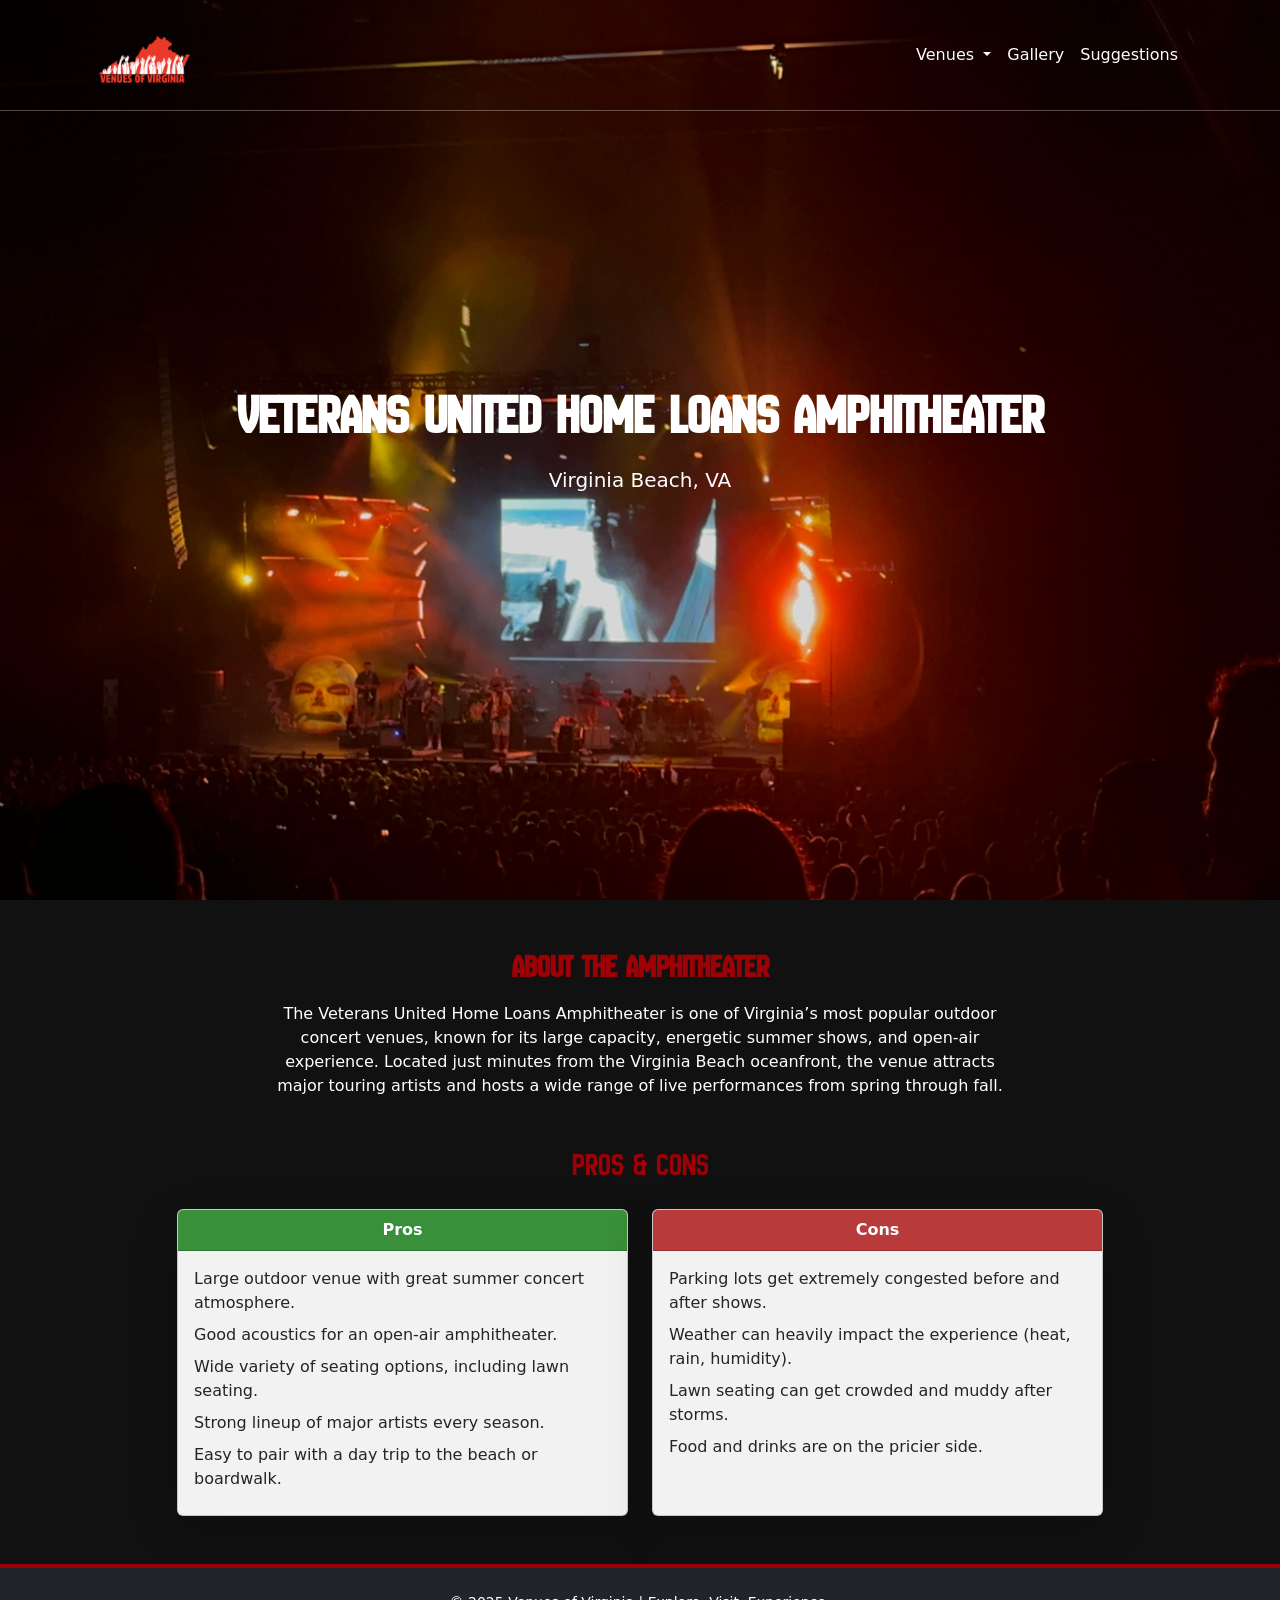
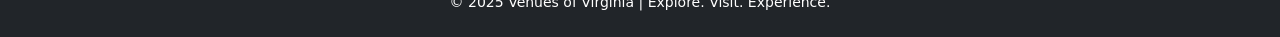
<file: veterans.html>
<!doctype html>
<html lang="en">
  <head>
    <meta charset="utf-8">
    <meta name="viewport" content="width=device-width, initial-scale=1">
    <meta name="description" content="Find the best concert venues in Virginia!">
    <meta name="author" content="Venues of Virginia">
    <title>Veterans</title>
    <link rel="icon" type="image/x-icon" href="va.png">

    <!-- Bootstrap v5.3.7 -->
    <link href="https://cdn.jsdelivr.net/npm/bootstrap@5.3.7/dist/css/bootstrap.min.css" rel="stylesheet" integrity="sha384-LN+7fdVzj6u52u30Kp6M/trliBMCMKTyK833zpbD+pXdCLuTusPj697FH4R/5mcr" crossorigin="anonymous">        

    <!-- Custom styles -->
    <link href="style.css" rel="stylesheet">

    <!-- Google Fonts -->
    <link rel="preconnect" href="https://fonts.googleapis.com">
    <link rel="preconnect" href="https://fonts.gstatic.com" crossorigin>
    <link href="https://fonts.googleapis.com/css2?family=Alfa+Slab+One&family=Audiowide&family=Meow+Script&family=New+Amsterdam&display=swap" rel="stylesheet">
  </head>

  <body id="page-top">
    <!-- Navigation -->
    <nav class="navbar navbar-expand-lg navbar-dark" id="mainNav">
      <div class="container px-4">

        <a class="navbar-brand d-flex align-items-center" href="index.html">
          <img src="va.png" alt="Venues of Virginia logo">
        </a>

        <button class="navbar-toggler" type="button" data-bs-toggle="collapse"
          data-bs-target="#navbarResponsive" aria-controls="navbarResponsive"
          aria-expanded="false" aria-label="Toggle navigation">
          <span class="navbar-toggler-icon"></span>
        </button>

        <div class="collapse navbar-collapse" id="navbarResponsive">
          <ul class="navbar-nav ms-auto mb-2 mb-lg-0">

            <li class="nav-item dropdown">
              <a class="nav-link dropdown-toggle" href="#" id="venuesDropdown" role="button" data-bs-toggle="dropdown" aria-expanded="false">
                Venues
              </a>
              <ul class="dropdown-menu" aria-labelledby="venuesDropdown">
                <li><a class="dropdown-item" href="venues.html">Overview</a></li>
                <li><a class="dropdown-item" href="jefferson.html">The Jefferson, Charlottesville</a></li>
                <li><a class="dropdown-item" href="nats.html">The Nats Stadium, Washington D.C.</a></li>
                <li><a class="dropdown-item" href="allianz.html">The Allianz Amphitheater, Richmond</a></li>
                <li><a class="dropdown-item" href="veterans.html">Veterans United, Virginia Beach</a></li>
                <li><a class="dropdown-item" href="hampton.html">Hampton Coliseum, Hampton</a></li>
                <li><a class="dropdown-item" href="anthem.html">The Anthem, Washington D.C.</a></li>
              </ul>
            </li>

            <li class="nav-item">
              <a class="nav-link" href="gallery.html">Gallery</a>
            </li>

            <li class="nav-item">
              <a class="nav-link" href="suggestions.html">Suggestions</a>
            </li>

          </ul>
        </div>

      </div>
    </nav>

    <!-- Hero Header -->
<header class="veterans-hero text-white d-flex align-items-center">
  <div class="container text-center">
    <h1 class="fw-bold display-4 mb-3">Veterans United Home Loans Amphitheater</h1>
    <p class="lead mb-4">Virginia Beach, VA</p>
  </div>
</header>

<!-- Main Content -->
<main class="container my-5">

  <!-- About Section -->
  <section class="mb-5">
    <h2 class="fw-bold mb-3 text-center">About the Amphitheater</h2>
    <p class="text-center mx-auto veterans-about-text">
      The Veterans United Home Loans Amphitheater is one of Virginia’s most popular outdoor concert 
      venues, known for its large capacity, energetic summer shows, and open-air experience. Located 
      just minutes from the Virginia Beach oceanfront, the venue attracts major touring artists and 
      hosts a wide range of live performances from spring through fall.
    </p>
  </section>

  <!-- Pros & Cons Section -->
  <section class="my-5">
    <h2 class="text-center mb-4">Pros & Cons</h2>
    <div class="row justify-content-center g-4">

      <!-- Pros Card -->
      <div class="col-md-5">
        <div class="card shadow-lg h-100 veterans-pros-cons-card">
          <div class="card-header text-white fw-bold text-center veterans-pros-header">
            Pros
          </div>
          <div class="card-body">
            <ul class="list-unstyled mb-0">
              <li class="mb-2">Large outdoor venue with great summer concert atmosphere.</li>
              <li class="mb-2">Good acoustics for an open-air amphitheater.</li>
              <li class="mb-2">Wide variety of seating options, including lawn seating.</li>
              <li class="mb-2">Strong lineup of major artists every season.</li>
              <li class="mb-2">Easy to pair with a day trip to the beach or boardwalk.</li>
            </ul>
          </div>
        </div>
      </div>

      <!-- Cons Card -->
      <div class="col-md-5">
        <div class="card shadow-lg h-100 veterans-pros-cons-card">
          <div class="card-header text-white fw-bold text-center veterans-cons-header">
            Cons
          </div>
          <div class="card-body">
            <ul class="list-unstyled mb-0">
              <li class="mb-2">Parking lots get extremely congested before and after shows.</li>
              <li class="mb-2">Weather can heavily impact the experience (heat, rain, humidity).</li>
              <li class="mb-2">Lawn seating can get crowded and muddy after storms.</li>
              <li class="mb-2">Food and drinks are on the pricier side.</li>
            </ul>
          </div>
        </div>
      </div>

    </div>
  </section>

</main>


    <!-- Footer -->
    <footer class="py-4 bg-dark">
      <div class="container text-center text-white small">
        <p class="m-0">&copy; 2025 Venues of Virginia | Explore. Visit. Experience.</p>
      </div>
    </footer>
  </body>
</html>
</file>
<file: style.css>
.navbar {
  min-height: 70px;
  padding-top: 0;
  padding-bottom: 0;
  display: flex;
  align-items: center;
  position: fixed;
  top: 0;
  width: 100%;
  z-index: 1030;
  transition: background-color 0.4s ease, border-color 0.4s ease;
  background-color: transparent;
  border-bottom: 1px solid rgba(255, 255, 255, 0.3); 
  box-shadow: none;
}

h1 {
  font-family: "Alfa Slab One", serif;
  color: #ffffff;
}

h2 {
  font-family: "Alfa Slab One", serif;
  color: #9d0005;
}

.light-text {
  color: #e6e6e6 !important; /* soft light gray */
}

/* HERO HEADER */
.hero-header {
    background: url('venueheader.jpg') center/cover no-repeat;
    min-height: 100vh;
}

/* RED TITLE */
.mission-title {
    color: red;
}

/* RED CARD BORDER */
.custom-card {
    border: 2px solid red;
}

.card:hover {
  transform: translateY(-5px);
  transition: 0.3s ease;
  background-color: #464242;
}
.btn-dark:hover {
  background-color: #9d0005;
  border-color: #9d0005;
}



/* Logo adjustments */
.navbar-brand img {
  height: 100px;
  width: auto;
  object-fit: contain;
}

.navbar-dark .navbar-nav .nav-link {
  color: #fff !important;
  font-weight: 500;
}

.navbar-dark .navbar-nav .nav-link:hover {
  color: #ddd !important;
}

.navbar.scrolled {
  background-color: #fff !important;
  border-bottom: 1px solid rgba(0, 0, 0, 0.1);
  box-shadow: 0 2px 6px rgba(0, 0, 0, 0.1);
}

.navbar.scrolled .navbar-nav .nav-link {
  color: #000 !important;
}

.navbar.scrolled .navbar-nav .nav-link:hover {
  color: #555 !important;
}

/* Ensure link colors override Bootstrap when scrolled */
.navbar.navbar-dark.scrolled .navbar-nav .nav-link {
  color: #000 !important;
}

.navbar.navbar-dark.scrolled .navbar-nav .nav-link:hover {
  color: #555 !important;
}


/*-------------------------- HEADER -------------------------*/

/* Hero header overlay */
.hero-header::before {
  content: "";
  position: absolute;
  top: 0;
  left: 0;
  width: 100%;
  height: 100%;
  background: rgba(0,0,0,0.3); 
  z-index: 0;
}

.hero-header .container {
  position: relative;
  z-index: 1; 
}

/* Hero header custom colors */
.hero-title {
  color: #ffffff; 
}

.hero-subtitle {
  color: #ffffff;
  font-weight: 600;
  font-size: 1.4rem;
  line-height: 1.5;
  text-shadow: 1px 1px 3px rgba(249, 249, 249, 0.9);
}

footer {
  width: 100%;
  max-width: 100%;
  background-color: #000000; 
  border-top: 4px solid #9d0005;
}

/* GOOGLE FONTS */
h1, h2, h3, .navbar-brand {
  font-family: 'New Amsterdam', sans-serif;
}




.nav-item.dropdown:hover .dropdown-menu {
  display: block;
  margin-top: 0;
}


/*-------------------------- SUGGESTIONS -------------------------*/
.suggestions-section {
  max-width: 700px;
  margin: 60px auto;
  padding: 30px;
  background-color: #111;
  border: 1px solid #9d0005;
  border-radius: 10px;
  color: #f4f4f4;
  text-align: center;
}

body {
  background-color: #111; /* deep black/charcoal */
  color: white;
}

.suggestions-section h2 {
  color: #9d0005;
  font-size: 2rem;
  margin-bottom: 10px;
}

.suggestions-section p {
  margin-bottom: 25px;
  font-size: 1rem;
  color: #ddd;
}

/* Form Styling */
.suggestions-form {
  display: flex;
  flex-direction: column;
  gap: 15px;
}

.suggestions-form label {
  text-align: left;
  font-weight: 600;
  color: #e6e6e6;
}

.suggestions-form input,
.suggestions-form textarea {
  width: 100%;
  padding: 10px;
  background-color: #222;
  border: 1px solid #444;
  border-radius: 6px;
  color: #fff;
  font-size: 1rem;
}

.suggestions-form input:focus,
.suggestions-form textarea:focus {
  border-color: #9d0005;
  outline: none;
}

/* Button */
.suggestions-form button {
  padding: 12px;
  background-color: #9d0005;
  color: #fff;
  border: none;
  border-radius: 6px;
  font-size: 1.1rem;
  cursor: pointer;
  transition: 0.2s ease-in-out;
  font-weight: bold;
}

.suggestions-form button:hover {
  background-color: #9d0005;
  transform: scale(1.03);
}

/* ***********ALLIANZ*********** */
/* HERO HEADER (background removed from inline styles) */
.allianz-hero {
    background: url('allianz-main.jpg') center/cover no-repeat;
    min-height: 100vh;
}

/* ABOUT SECTION PARAGRAPH WIDTH */
.about-allianz-text {
    max-width: 750px;
}

/* CARD BACKGROUNDS */
.pros-cons-card {
    background-color: #f2f2f2;
}

/* PROS HEADER COLOR */
.pros-header {
    background-color: #3a8f3a;
}

/* CONS HEADER COLOR */
.cons-header {
    background-color: #b83a3a;
}

/* **********ANTHEM************ */
/* HERO HEADER */
.anthem-hero {
    background: url('anthem-main.jpeg') center/cover no-repeat;
    min-height: 100vh;
}

/* About Section Paragraph Width */
.anthem-about-text {
    max-width: 750px;
}

/* Shared Pros/Cons Card Styling */
.pros-cons-card {
    background-color: #f2f2f2;
}

/* Pros Header Color */
.pros-header {
    background-color: #3a8f3a;
}

/* Cons Header Color */
.cons-header {
    background-color: #b83a3a;
}

/* *******HAMPTON******** */
/* HERO HEADER */
.hampton-hero {
    background: url('hampton-main.jpeg') center/cover no-repeat;
    min-height: 100vh;
}

/* About Section Paragraph Width */
.hampton-about-text {
    max-width: 750px;
}

/* Shared Pros/Cons Card Styling */
.hampton-pros-cons-card {
    background-color: #f2f2f2;
}

/* Pros Header Color */
.hampton-pros-header {
    background-color: #3a8f3a;
}

/* Cons Header Color */
.hampton-cons-header {
    background-color: #b83a3a;
}

/* ***********JEFFERSON*********** */

/* HERO HEADER */
.jefferson-hero {
    background: url('jefferson-main.jpeg') center/cover no-repeat;
    min-height: 100vh;
}

/* About Section Paragraph Width */
.jefferson-about-text {
    max-width: 750px;
}

/* Shared Pros/Cons Card Styling */
.jefferson-pros-cons-card {
    background-color: #f2f2f2;
}

/* Pros Header Color */
.jefferson-pros-header {
    background-color: #3a8f3a;
}

/* Cons Header Color */
.jefferson-cons-header {
    background-color: #b83a3a;
}

/* ***********NATS / NATIONALS PARK*********** */

/* HERO HEADER */
.nats-hero {
    background: url('national-main.jpeg') center/cover no-repeat;
    min-height: 100vh;
}

/* About Section Paragraph Width */
.nats-about-text {
    max-width: 750px;
}

/* Shared Pros/Cons Card Styling */
.nats-pros-cons-card {
    background-color: #f2f2f2;
}

/* Pros Header Color */
.nats-pros-header {
    background-color: #3a8f3a;
}

/* Cons Header Color */
.nats-cons-header {
    background-color: #b83a3a;
}

/* **********VETERANS************ */
/* HERO HEADER */
.veterans-hero {
    background: url('veterans-main.jpeg') center/cover no-repeat;
    min-height: 100vh;
}

/* About Section Paragraph Width */
.veterans-about-text {
    max-width: 750px;
}

/* Shared Pros/Cons Card Styling */
.veterans-pros-cons-card {
    background-color: #f2f2f2;
}

/* Pros Header Color */
.veterans-pros-header {
    background-color: #3a8f3a;
}

/* Cons Header Color */
.veterans-cons-header {
    background-color: #b83a3a;
}
</file>
